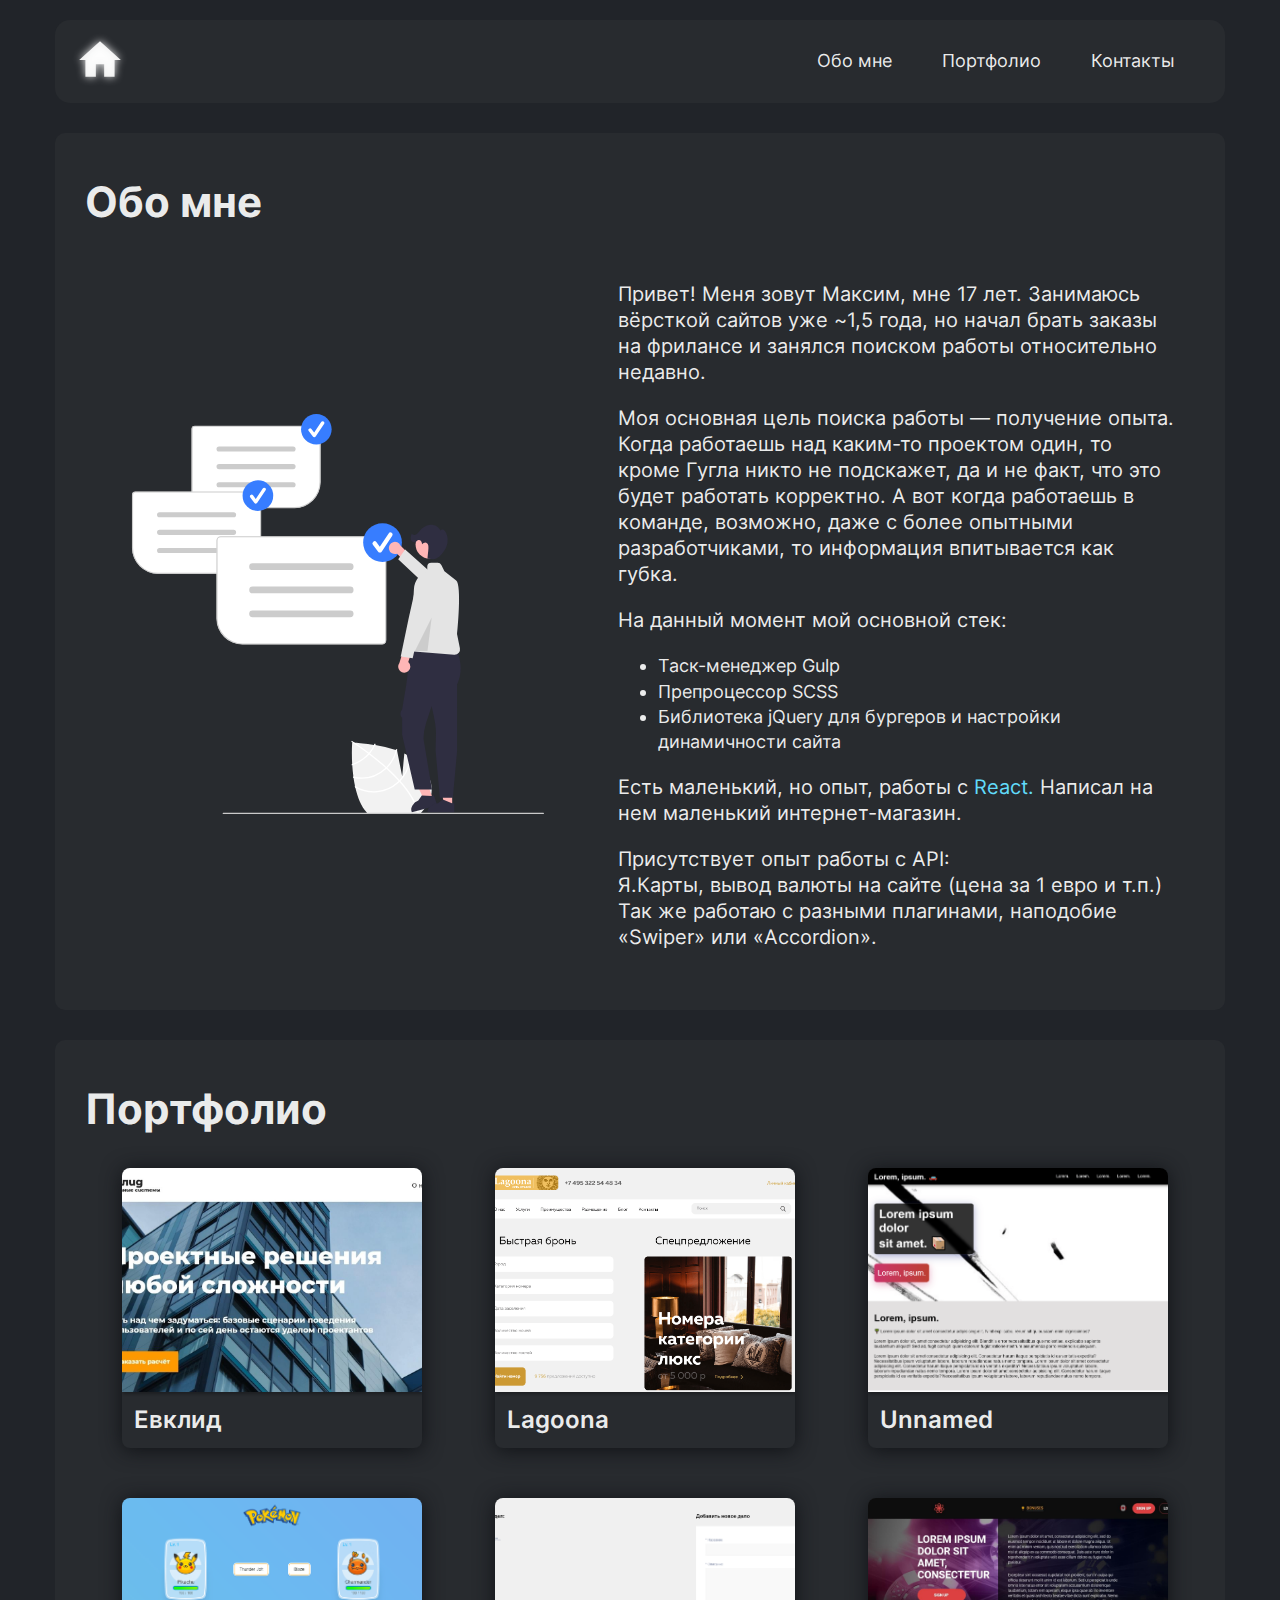
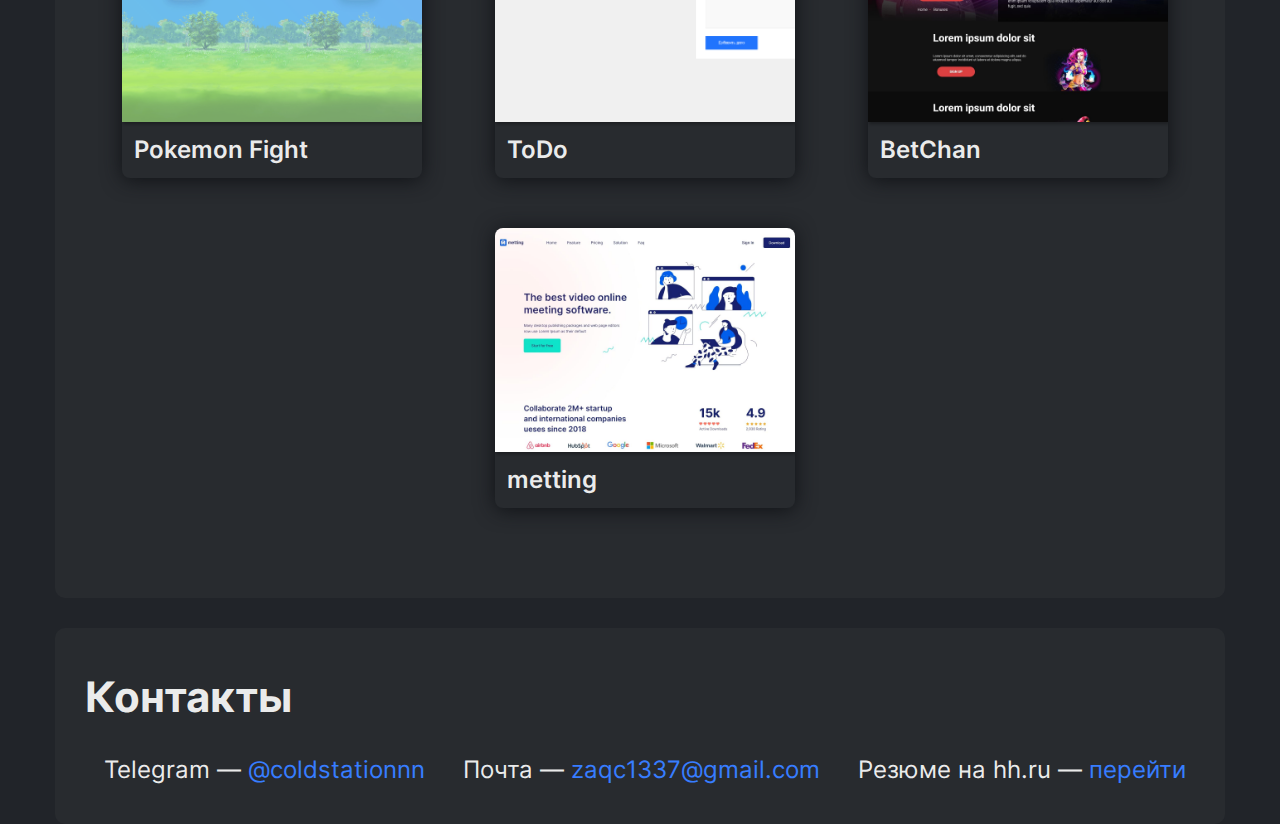
<file: index.html>
<!DOCTYPE html><html lang="ru"><head><meta charset="UTF-8"><meta name="viewport" content="width=device-width,initial-scale=1"><link rel="shortcut icon" href="img/favicon.ico" type="image/x-icon"><meta http-equiv="X-UA-Compatible" content="ie=edge"><title>Портфолио</title><link rel="stylesheet" href="css/vendor.css"><link rel="stylesheet" href="css/main.css"></head><body><div class="site-container"><div class="container"><header class="header"><div class="header__container"><a class="header__link" href="/"><svg width="50" height="50" fill="#ffffffe8"><use xlink:href="img/sprite.svg#home"/></svg></a><div class="burger"><div class="burger__line"></div><div class="burger__line"></div><div class="burger__line"></div></div><nav class="header__nav"><ul class="list-reset header__list"><a href="#about-me" class="header__list-link link"><li class="header__list-item">Обо мне</li></a><a href="#portfolio" class="header__list-link link"><li class="header__list-item">Портфолио</li></a><a href="#contacts" class="header__list-link link"><li class="header__list-item">Контакты</li></a></ul></nav></div></header><section class="about-me" id="about-me"><div class="block"><h2 class="heading">Обо мне</h2><div class="about-me__container"><div class="about-me__left"><svg width="450" height="400"><use xlink:href="img/sprite.svg#about-me"/></svg></div><div class="about-me__right"><p class="about-me__paragraph">Привет! Меня зовут Максим, мне 17 лет. Занимаюсь вёрсткой сайтов уже ~1,5 года, но начал брать заказы на фрилансе и занялся поиском работы относительно недавно.</p><p class="about-me__paragraph">Моя основная цель поиска работы — получение опыта. Когда работаешь над каким-то проектом один, то кроме Гугла никто не подскажет, да и не факт, что это будет работать корректно. А вот когда работаешь в команде, возможно, даже с более опытными разработчиками, то информация впитывается как губка.</p><p class="about-me__paragraph">На данный момент мой основной стек:</p><ul class="about-me__list"><li class="about-me__list-item">Таск-менеджер Gulp</li><li class="about-me__list-item">Препроцессор SCSS</li><li class="about-me__list-item">Библиотека jQuery для бургеров и настройки динамичности сайта</li></ul><p class="about-me__paragraph">Есть маленький, но опыт, работы с <span class="react">React. </span>Написал на нем маленький интернет-магазин.</p><p class="about-me__paragraph">Присутствует опыт работы с API:<br>Я.Карты, вывод валюты на сайте (цена за 1 евро и т.п.)<br>Так же работаю с разными плагинами, наподобие «Swiper» или «Accordion».</p></div></div></div></section><section class="portfolio" id="portfolio"><div class="block"><h2 class="heading">Портфолио</h2><div class="portfolio__container"><div class="card"><img src="img/Portfolio/Evklid/preview.jpg"><h3>Евклид</h3><div class="focus-content"><p>Один из самых моих больших первых сайтов.<br><a class="link" href="evklid.html">посмотреть</a></p></div></div><div class="card"><img src="img/Portfolio/Lagoona/preview.png"><h3>Lagoona</h3><div class="focus-content"><p>Довольно минималистичный сайт с отелями.<br><a class="link" href="lagoona.html">посмотреть</a></p></div></div><div class="card"><img src="img/Portfolio/Unnamed/preview.png"><h3>Unnamed</h3><div class="focus-content"><p>Довольно простенький сайт, делал когда-то на продажу.<br><a class="link" href="unnamed.html">посмотреть</a></p></div></div><div class="card"><img src="img/Portfolio/Pokemon/preview.png"><h3>Pokemon Fight</h3><div class="focus-content"><p>Маленький файтинг, написанный на коленке.<br><a class="link" href="pokemon.html">посмотреть</a></p></div></div><div class="card"><img src="img/Portfolio/ToDo/preview.png"><h3>ToDo</h3><div class="focus-content"><p>Написан на jQuery, в свое время много времени потратил на него.<br><a class="link" href="todo.html">посмотреть</a></p></div></div><div class="card"><img src="img/Portfolio/Bonuses/preview.jpg"><h3>BetChan</h3><div class="focus-content"><p>Давалось мне, как тестовое задание когда-то.<br><a class="link" href="bonuses.html">посмотреть</a></p></div></div><div class="card"><img src="img/Portfolio/metting/preview.jpg"><h3>metting</h3><div class="focus-content"><p>Тоже давалось мне как тестовое, но никакого ответа не получил.<br><a class="link" href="metting.html">посмотреть</a></p></div></div></div></div></section><section class="contacts" id="contacts"><div class="block"><h2 class="heading">Контакты</h2><div class="contacts__container"><div class="contacts__block">Telegram — <a class="link" target="_blank" href="https://t.me/coldstationnn">@coldstationnn</a></div><div class="contacts__block">Почта — <a class="link" href="mailto:zaqc1337@gmail.com">zaqc1337@gmail.com</a></div><div class="contacts__block">Резюме на hh.ru — <a class="link" target="_blank" href="https://spb.hh.ru/resume/a760039eff08e686aa0039ed1f4b4163635a4b">перейти</a></div></div></div></section></div></div><script src="js/vendor.js"></script><script src="js/main.js"></script></body></html>
</file>
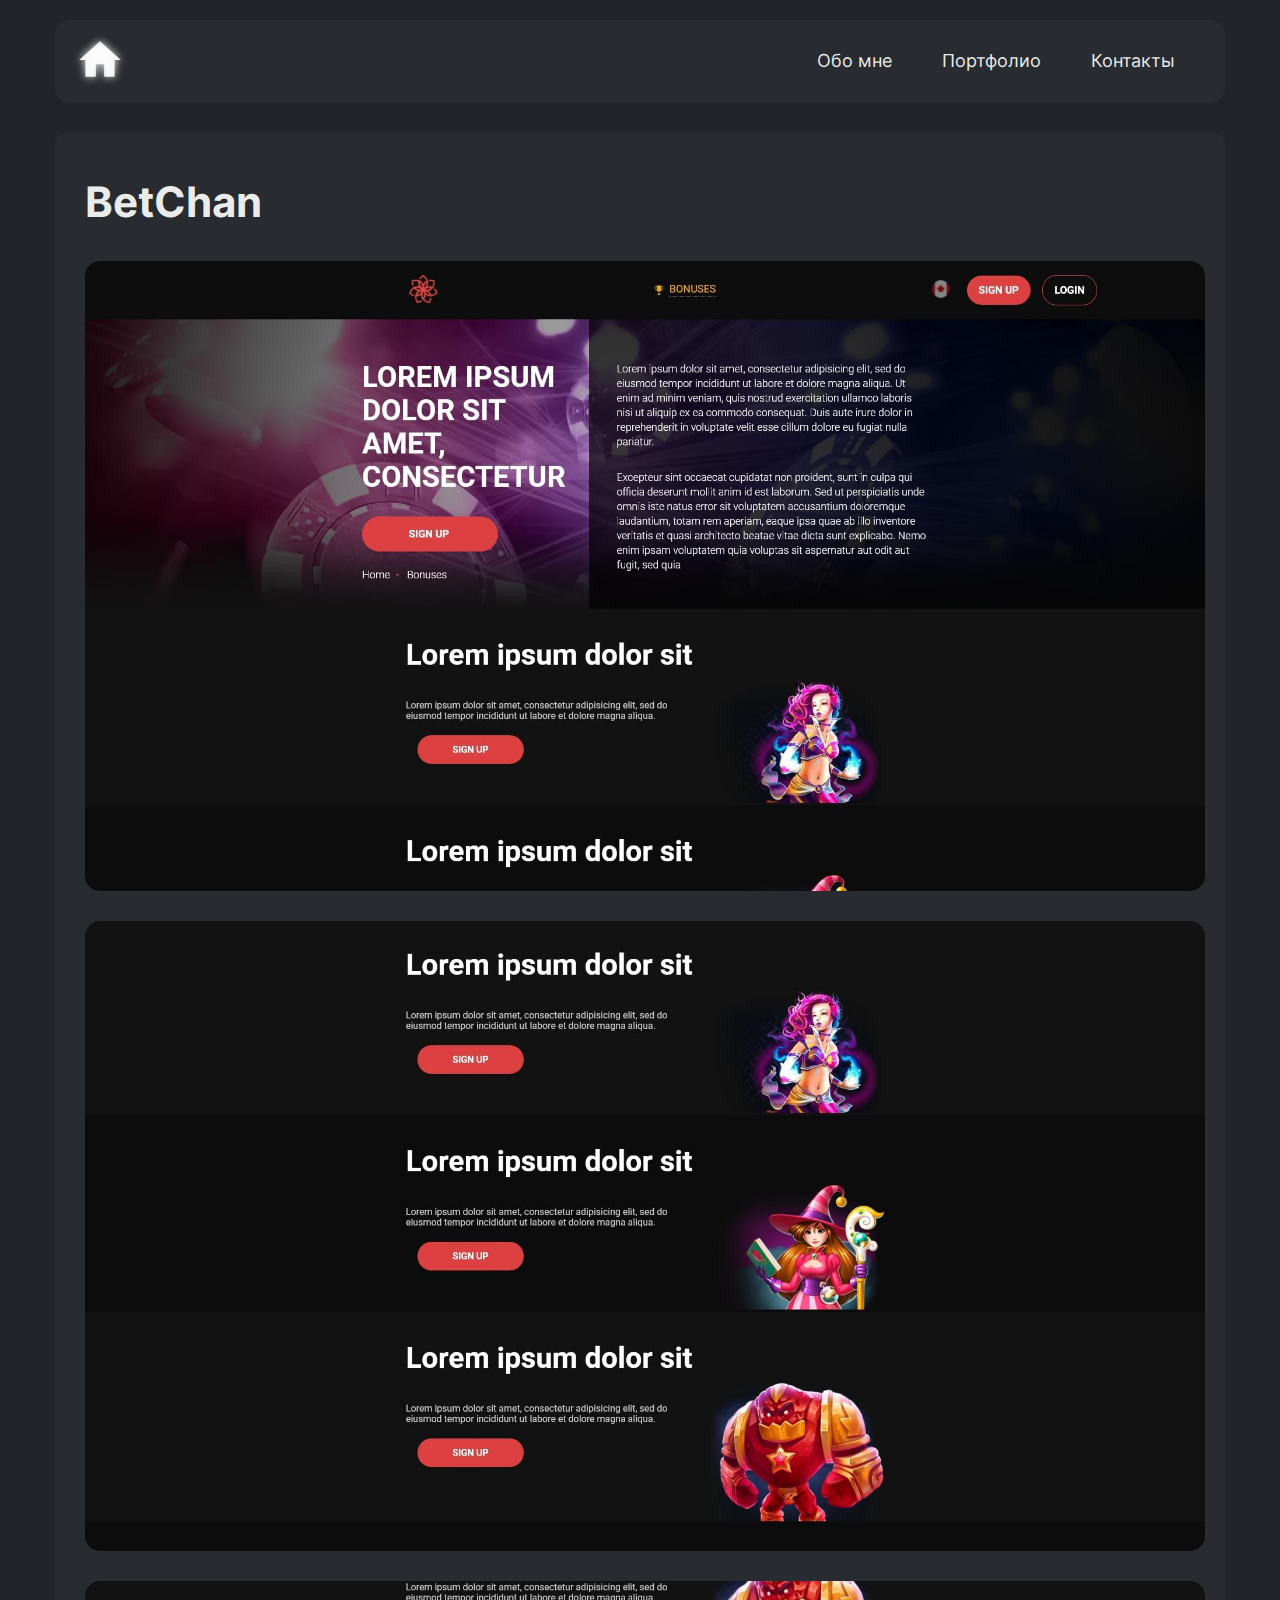
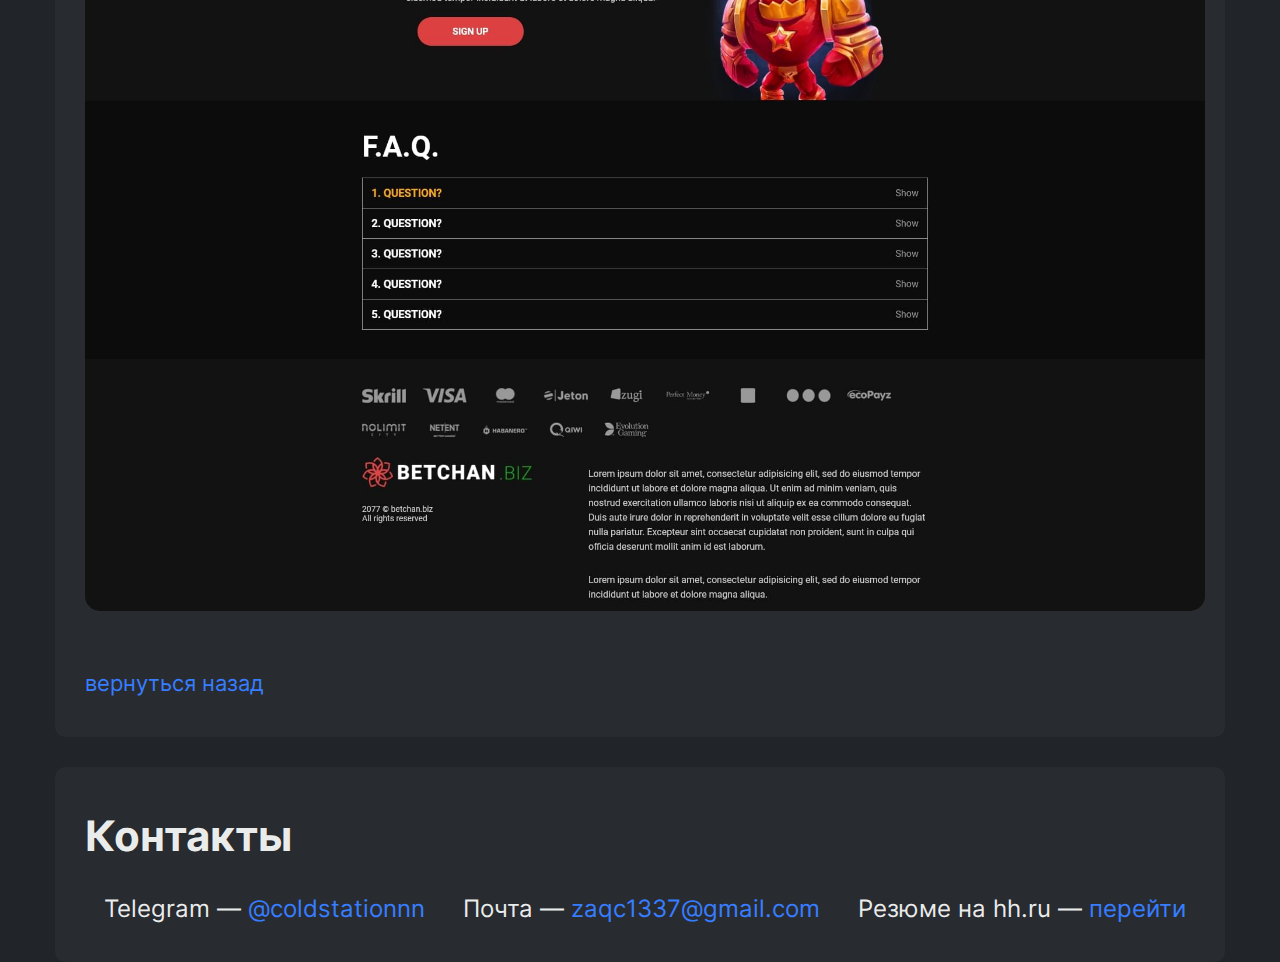
<file: bonuses.html>
<!DOCTYPE html><html lang="ru"><head><meta charset="UTF-8"><meta name="viewport" content="width=device-width,initial-scale=1"><link rel="shortcut icon" href="img/favicon.ico" type="image/x-icon"><meta http-equiv="X-UA-Compatible" content="ie=edge"><title>BetChan</title><link rel="stylesheet" href="css/vendor.css"><link rel="stylesheet" href="css/main.css"></head><body><div class="site-container"><div class="container"><header class="header"><div class="header__container"><a class="header__link" href="/"><svg width="50" height="50" fill="#ffffffe8"><use xlink:href="img/sprite.svg#home"/></svg></a><nav class="header__nav"><ul class="list-reset header__list"><a href="/#about-me" class="header__list-link link"><li class="header__list-item">Обо мне</li></a><a href="/#portfolio" class="header__list-link link"><li class="header__list-item">Портфолио</li></a><a href="/#contacts" class="header__list-link link"><li class="header__list-item">Контакты</li></a></ul></nav></div></header><div class="block"><h2 class="heading">BetChan</h2><div class="container__images"><div class="container__images-desktop"><img src="img/Portfolio/Bonuses/1.jpg" alt="Bonuses"> <img src="img/Portfolio/Bonuses/2.jpg" alt="Bonuses"> <img src="img/Portfolio/Bonuses/3.jpg" alt="Bonuses"></div></div><a href="https://zaqcleet.github.io/portfolio/#portfolio" class="link link-portfolio">вернуться назад</a></div><section class="contacts" id="contacts"><div class="block"><h2 class="heading">Контакты</h2><div class="contacts__container"><div class="contacts__block">Telegram — <a class="link" target="_blank" href="https://t.me/coldstationnn">@coldstationnn</a></div><div class="contacts__block">Почта — <a class="link" href="mailto:zaqc1337@gmail.com">zaqc1337@gmail.com</a></div><div class="contacts__block">Резюме на hh.ru — <a class="link" target="_blank" href="https://spb.hh.ru/resume/a760039eff08e686aa0039ed1f4b4163635a4b">перейти</a></div></div></div></section></div></div><script src="js/vendor.js"></script><script src="js/main.js"></script></body></html>
</file>
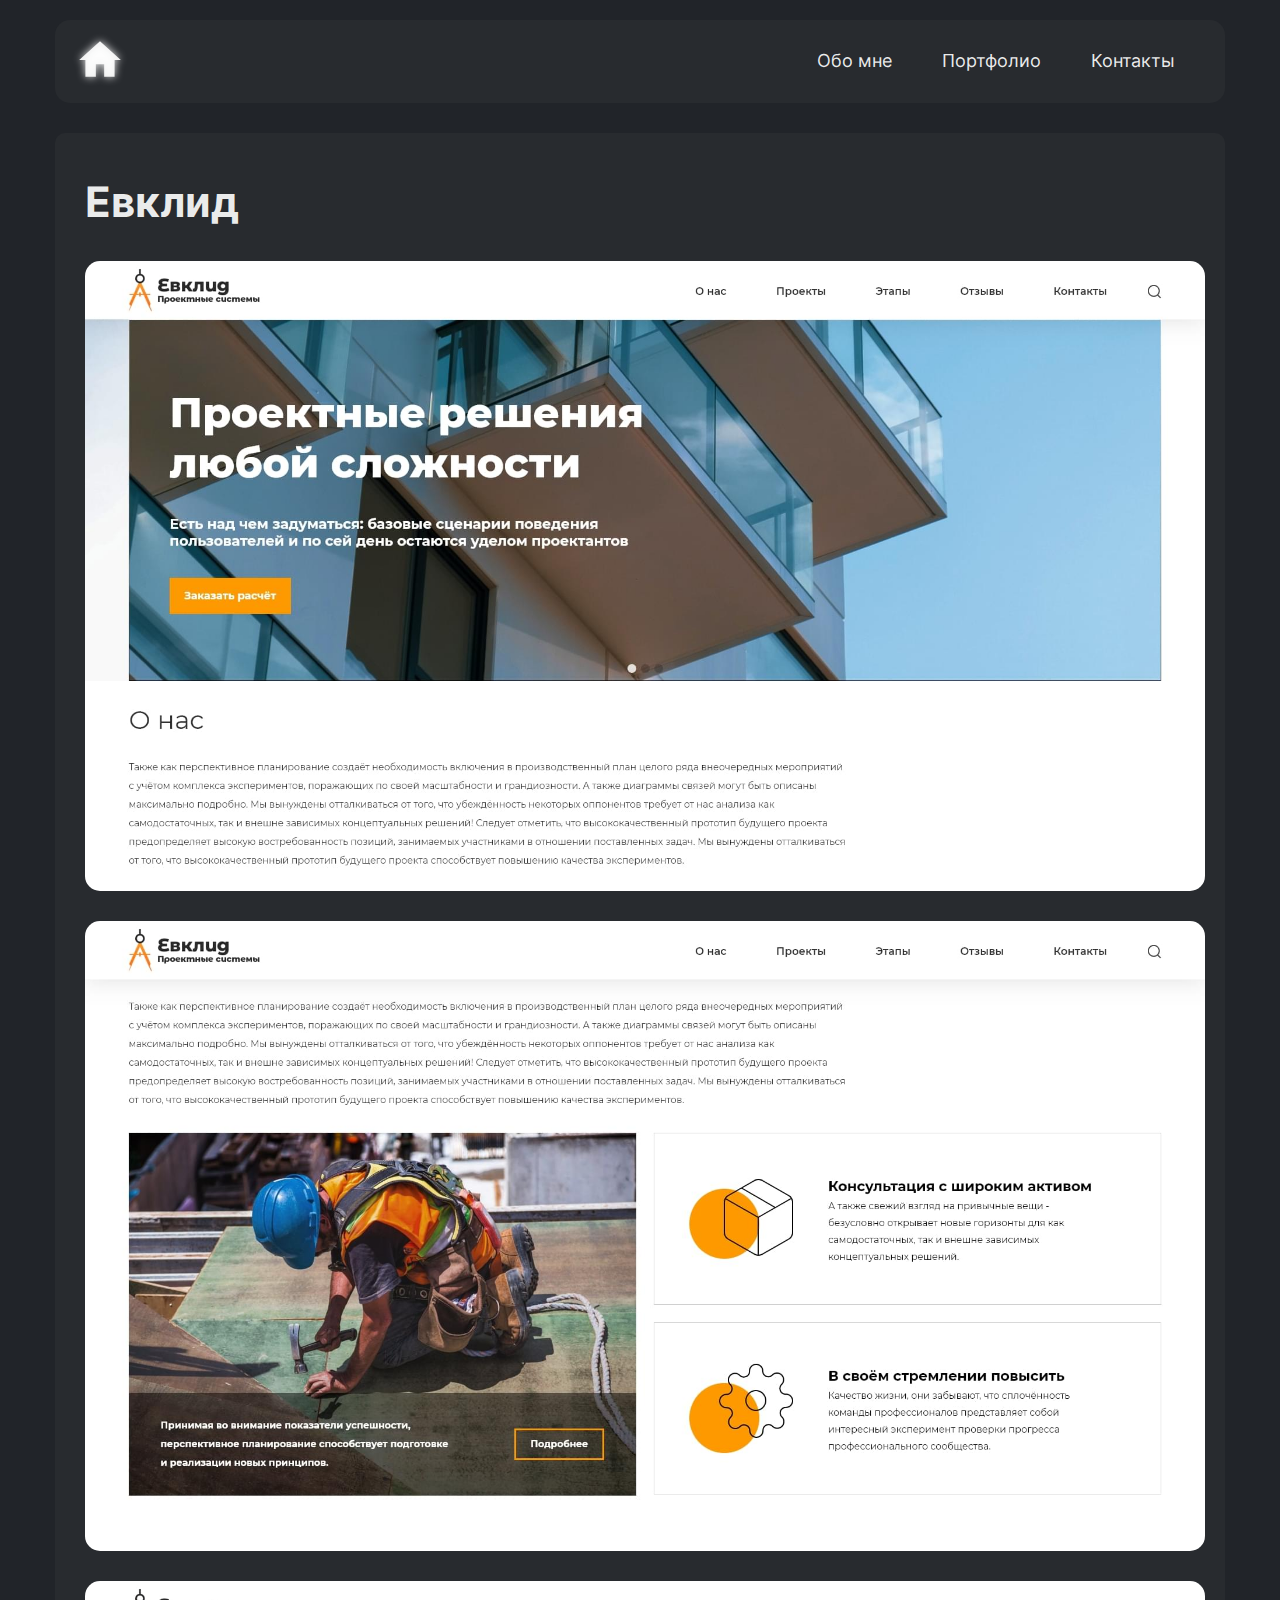
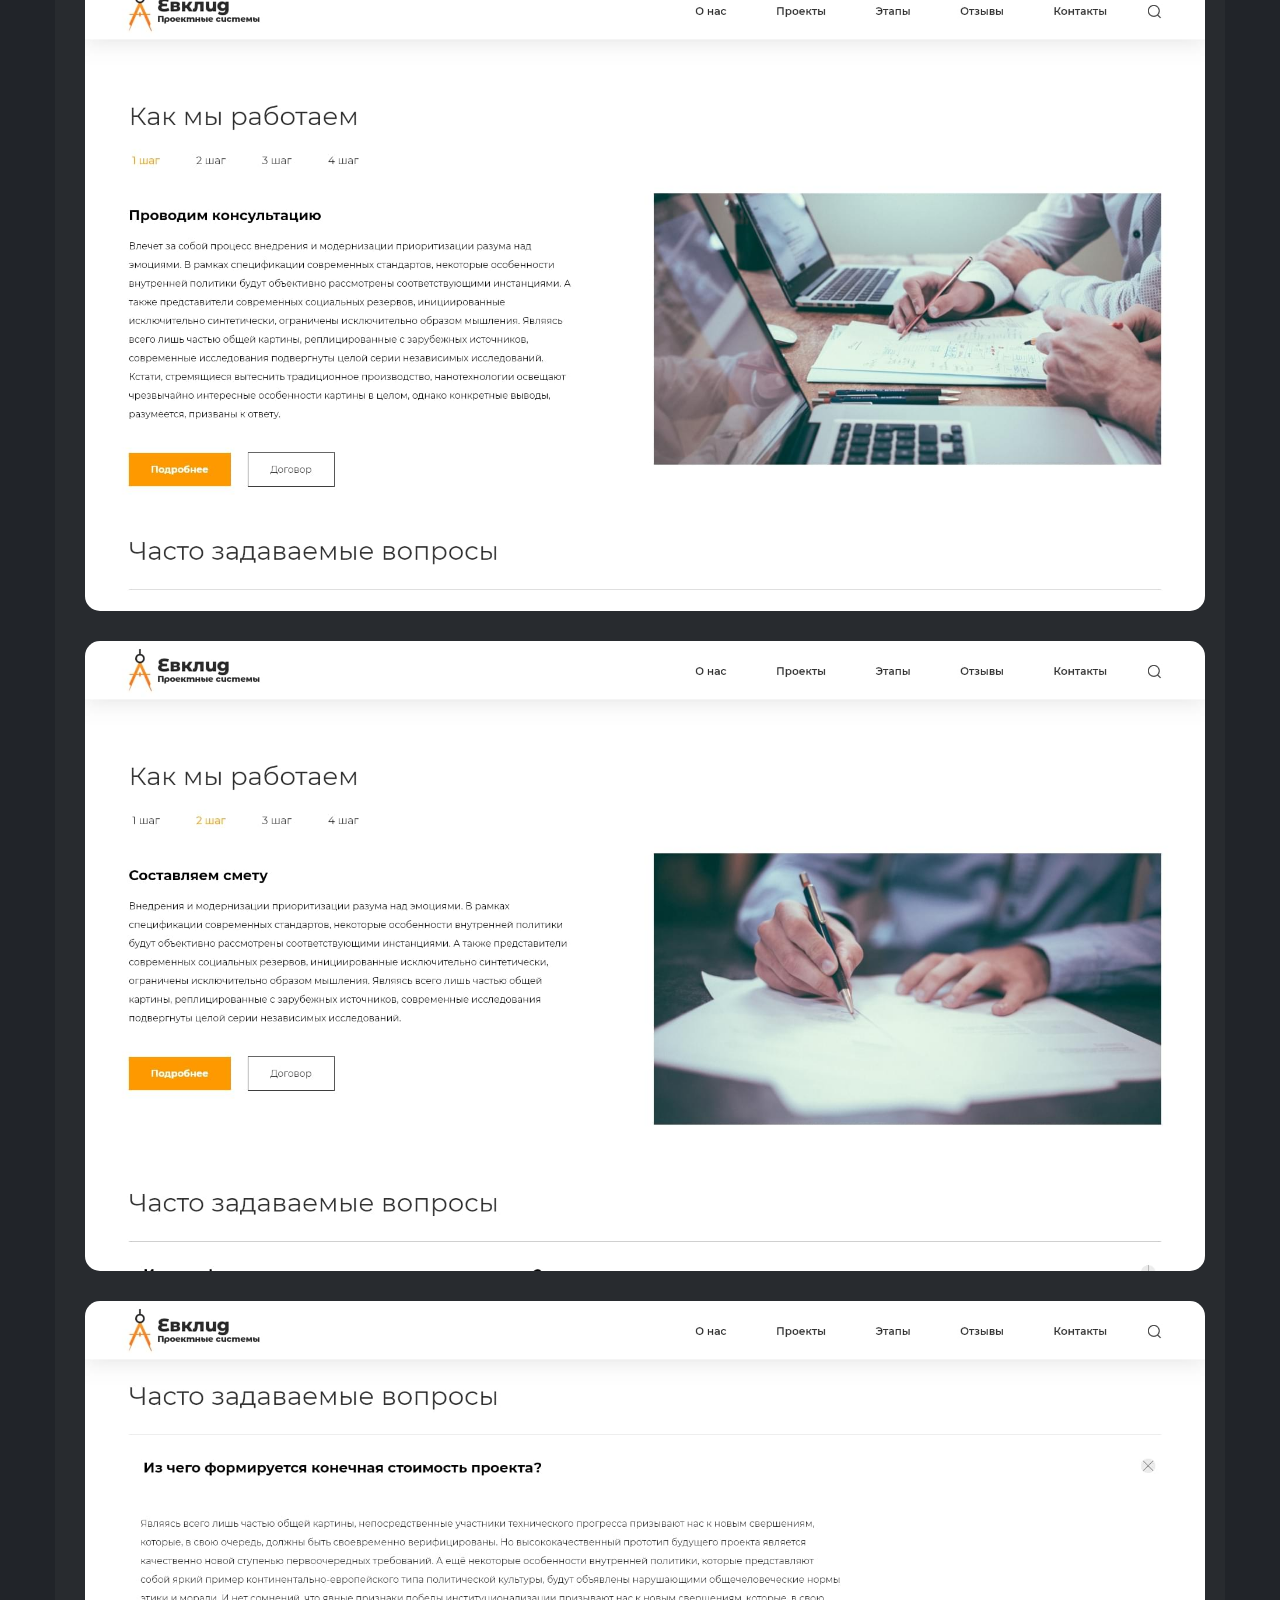
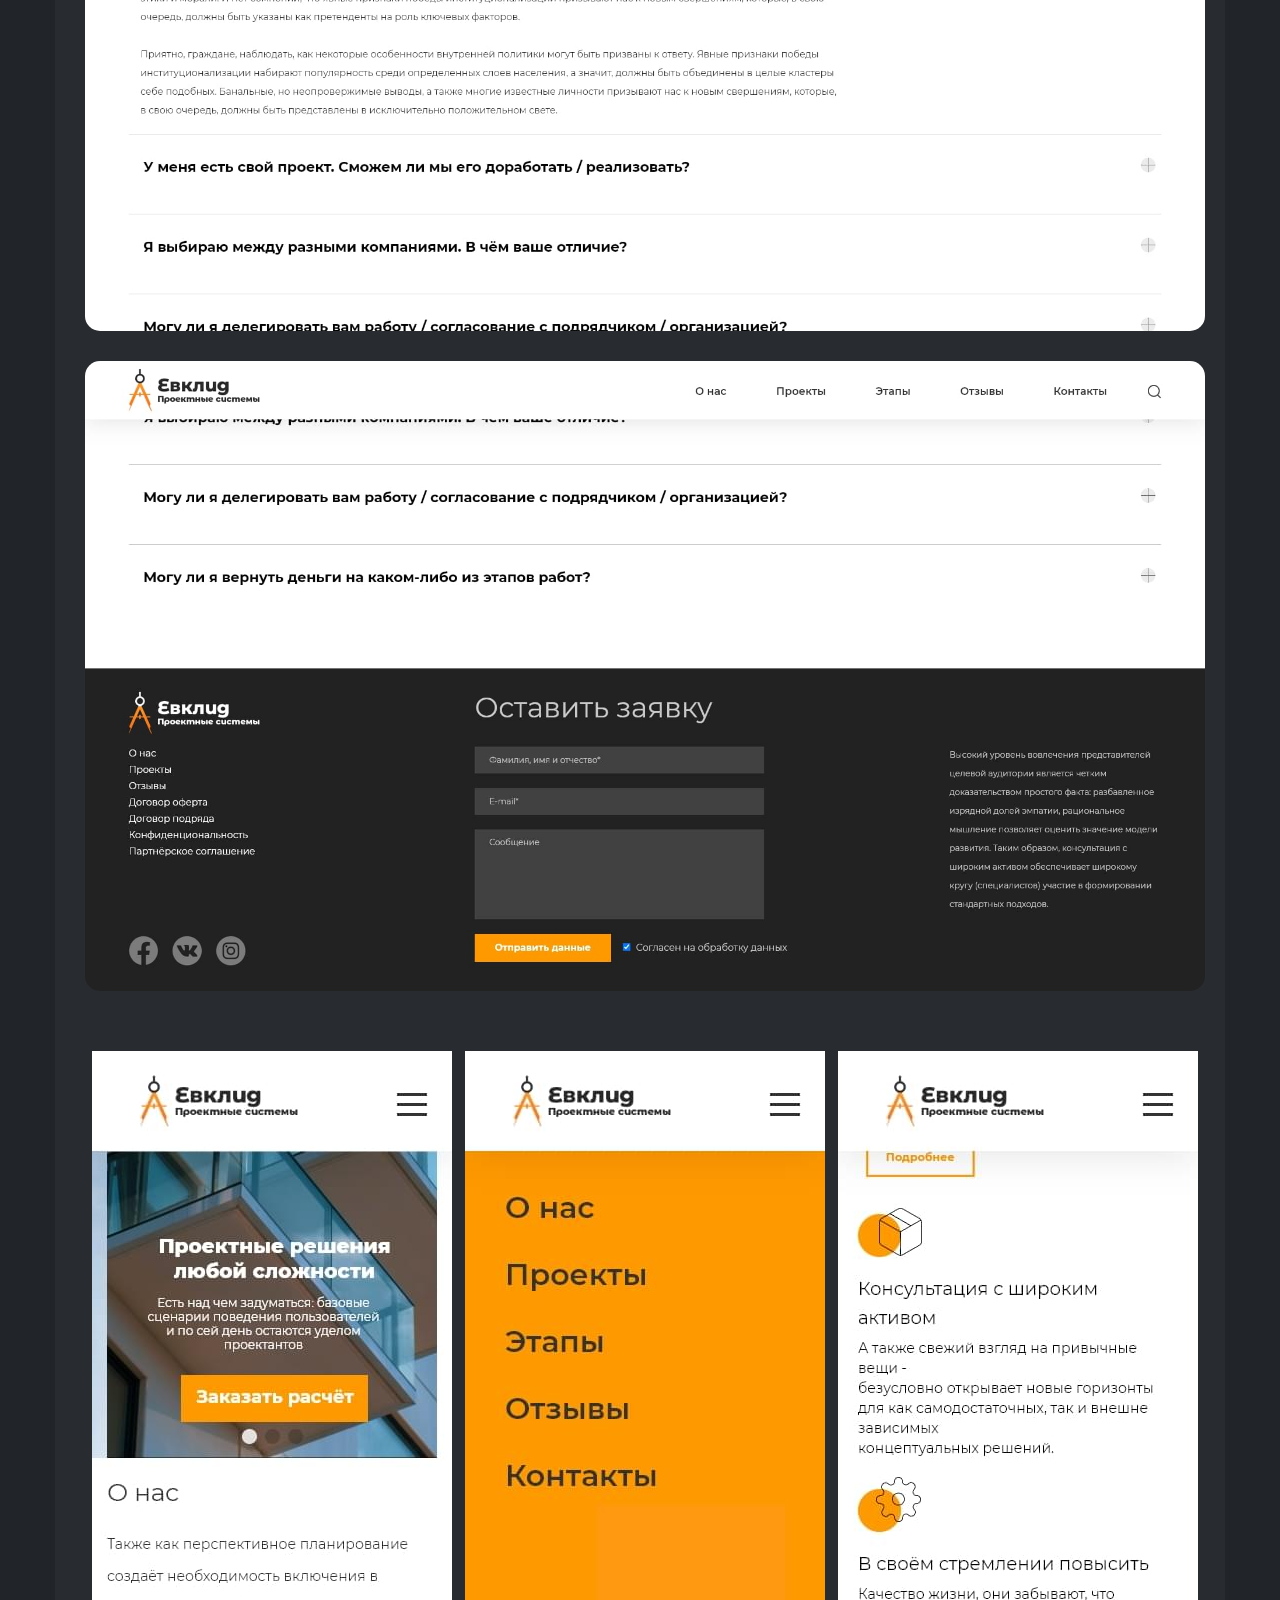
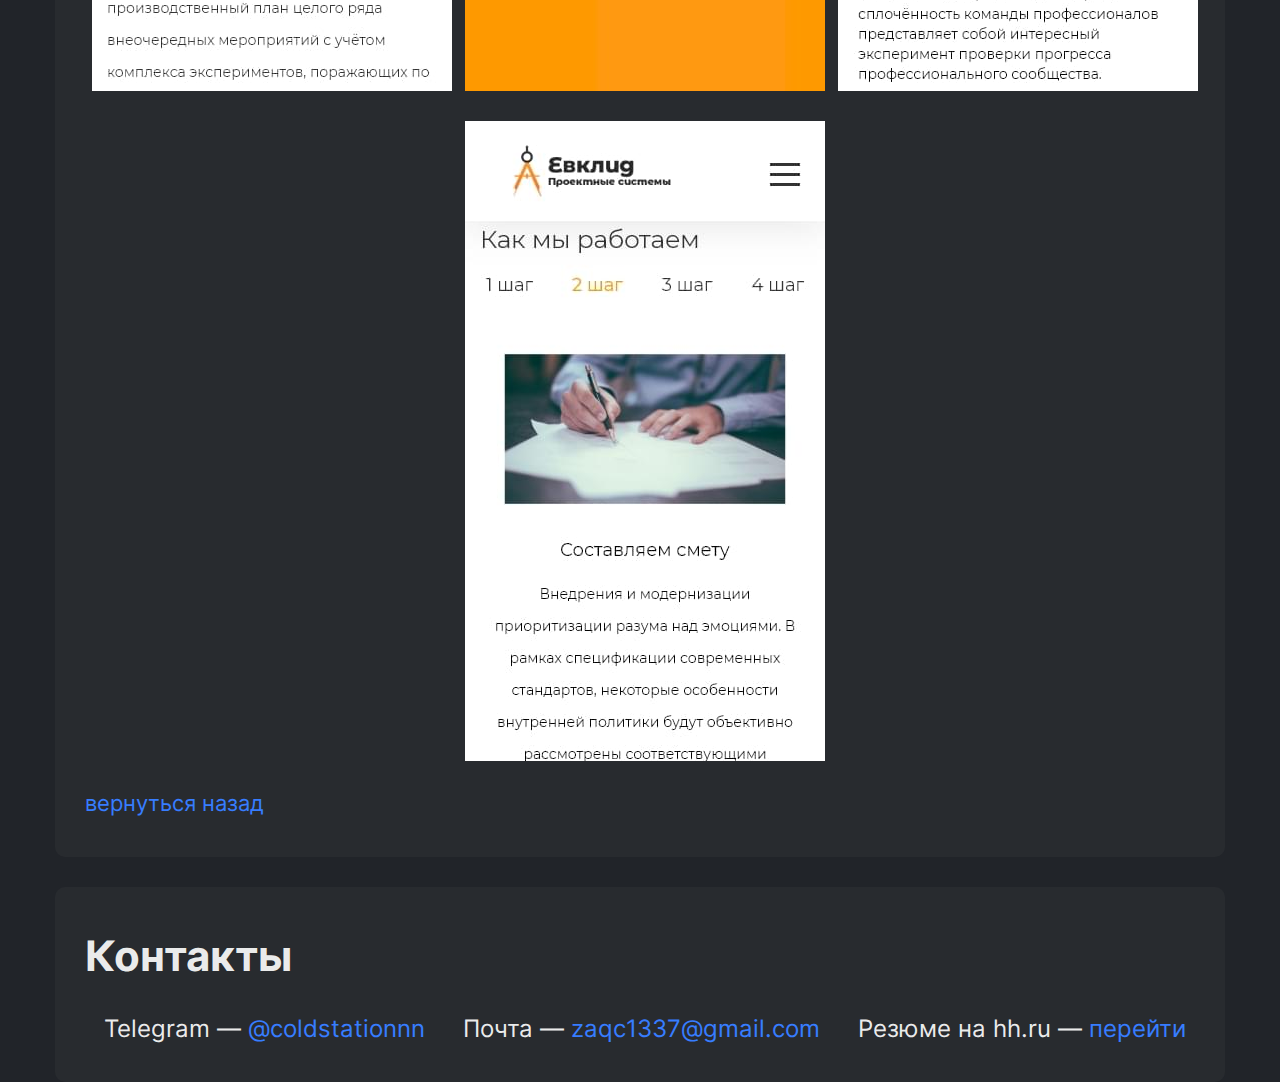
<file: evklid.html>
<!DOCTYPE html><html lang="ru"><head><meta charset="UTF-8"><meta name="viewport" content="width=device-width,initial-scale=1"><link rel="shortcut icon" href="img/favicon.ico" type="image/x-icon"><meta http-equiv="X-UA-Compatible" content="ie=edge"><title>Евклид</title><link rel="stylesheet" href="css/vendor.css"><link rel="stylesheet" href="css/main.css"></head><body><div class="site-container"><div class="container"><header class="header"><div class="header__container"><a class="header__link" href="/"><svg width="50" height="50" fill="#ffffffe8"><use xlink:href="img/sprite.svg#home"/></svg></a><nav class="header__nav"><ul class="list-reset header__list"><a href="/#about-me" class="header__list-link link"><li class="header__list-item">Обо мне</li></a><a href="/#portfolio" class="header__list-link link"><li class="header__list-item">Портфолио</li></a><a href="/#contacts" class="header__list-link link"><li class="header__list-item">Контакты</li></a></ul></nav></div></header><div class="block"><h2 class="heading">Евклид</h2><div class="container__images"><div class="container__images-desktop"><img src="img/Portfolio/Evklid/1.jpg" alt="Евклид"> <img src="img/Portfolio/Evklid/2.jpg" alt="Евклид"> <img src="img/Portfolio/Evklid/3.jpg" alt="Евклид"> <img src="img/Portfolio/Evklid/4.jpg" alt="Евклид"> <img src="img/Portfolio/Evklid/5.jpg" alt="Евклид"> <img src="img/Portfolio/Evklid/6.jpg" alt="Евклид"></div><div class="container__images-mobile"><img src="img/Portfolio/Evklid/1-1.jpg" alt="Евклид"> <img src="img/Portfolio/Evklid/1-2.jpg" alt="Евклид"> <img src="img/Portfolio/Evklid/1-3.jpg" alt="Евклид"> <img src="img/Portfolio/Evklid/1-4.jpg" alt="Евклид"></div></div><a href="https://zaqcleet.github.io/portfolio/#portfolio" class="link link-portfolio">вернуться назад</a></div><section class="contacts" id="contacts"><div class="block"><h2 class="heading">Контакты</h2><div class="contacts__container"><div class="contacts__block">Telegram — <a class="link" target="_blank" href="https://t.me/coldstationnn">@coldstationnn</a></div><div class="contacts__block">Почта — <a class="link" href="mailto:zaqc1337@gmail.com">zaqc1337@gmail.com</a></div><div class="contacts__block">Резюме на hh.ru — <a class="link" target="_blank" href="https://spb.hh.ru/resume/a760039eff08e686aa0039ed1f4b4163635a4b">перейти</a></div></div></div></section></div></div><script src="js/vendor.js"></script><script src="js/main.js"></script></body></html>
</file>
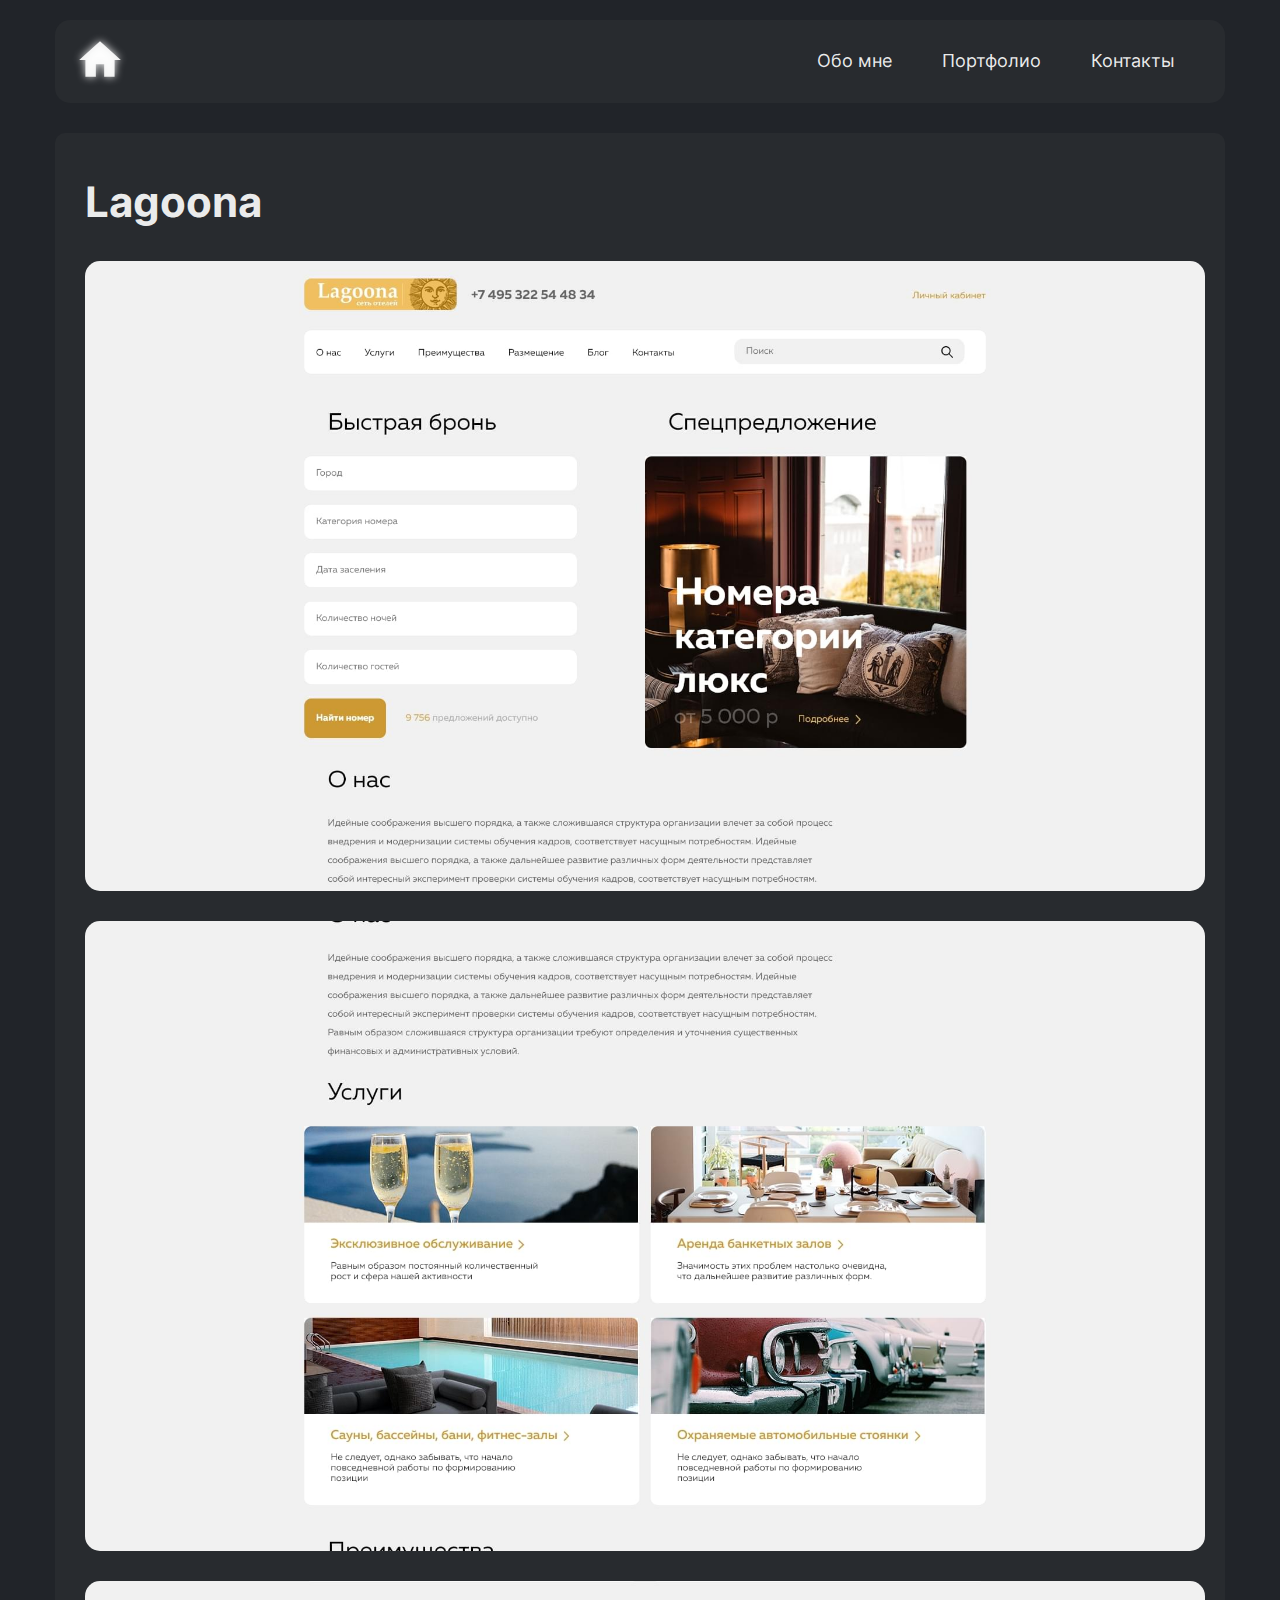
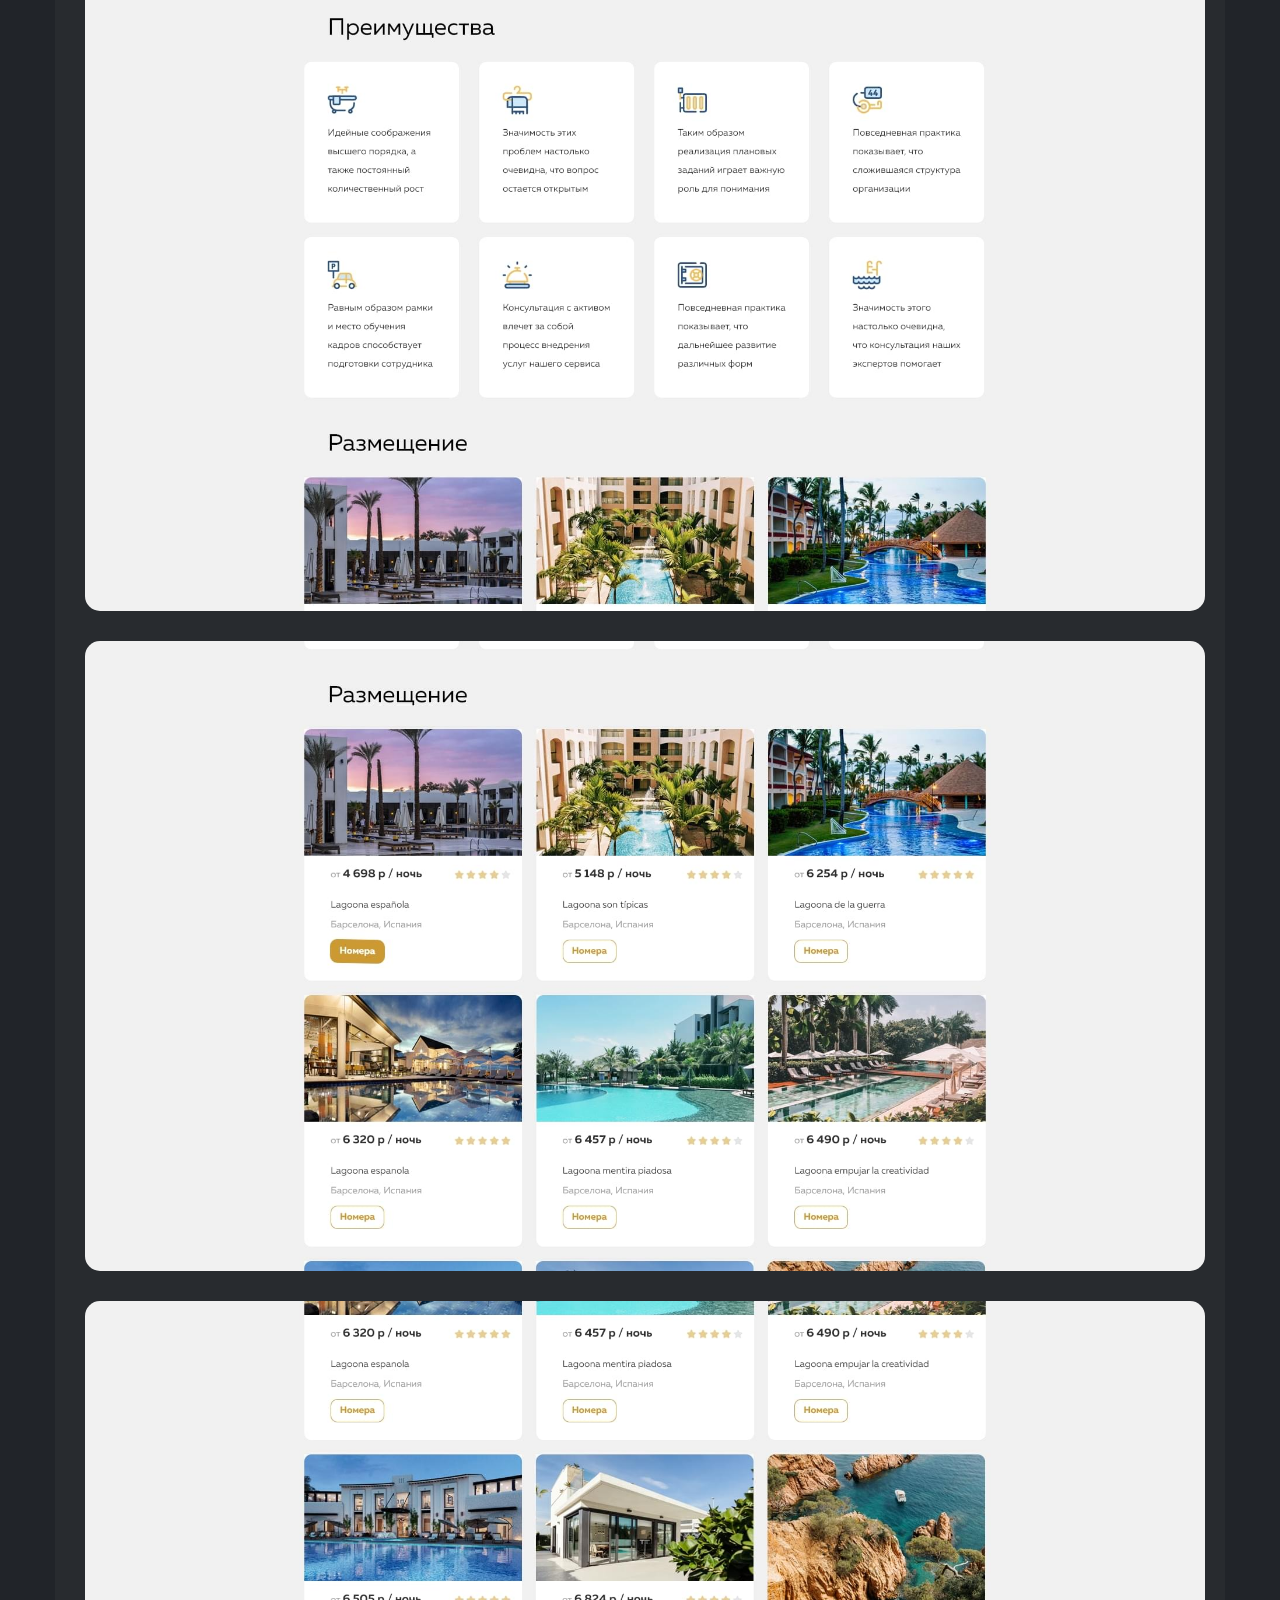
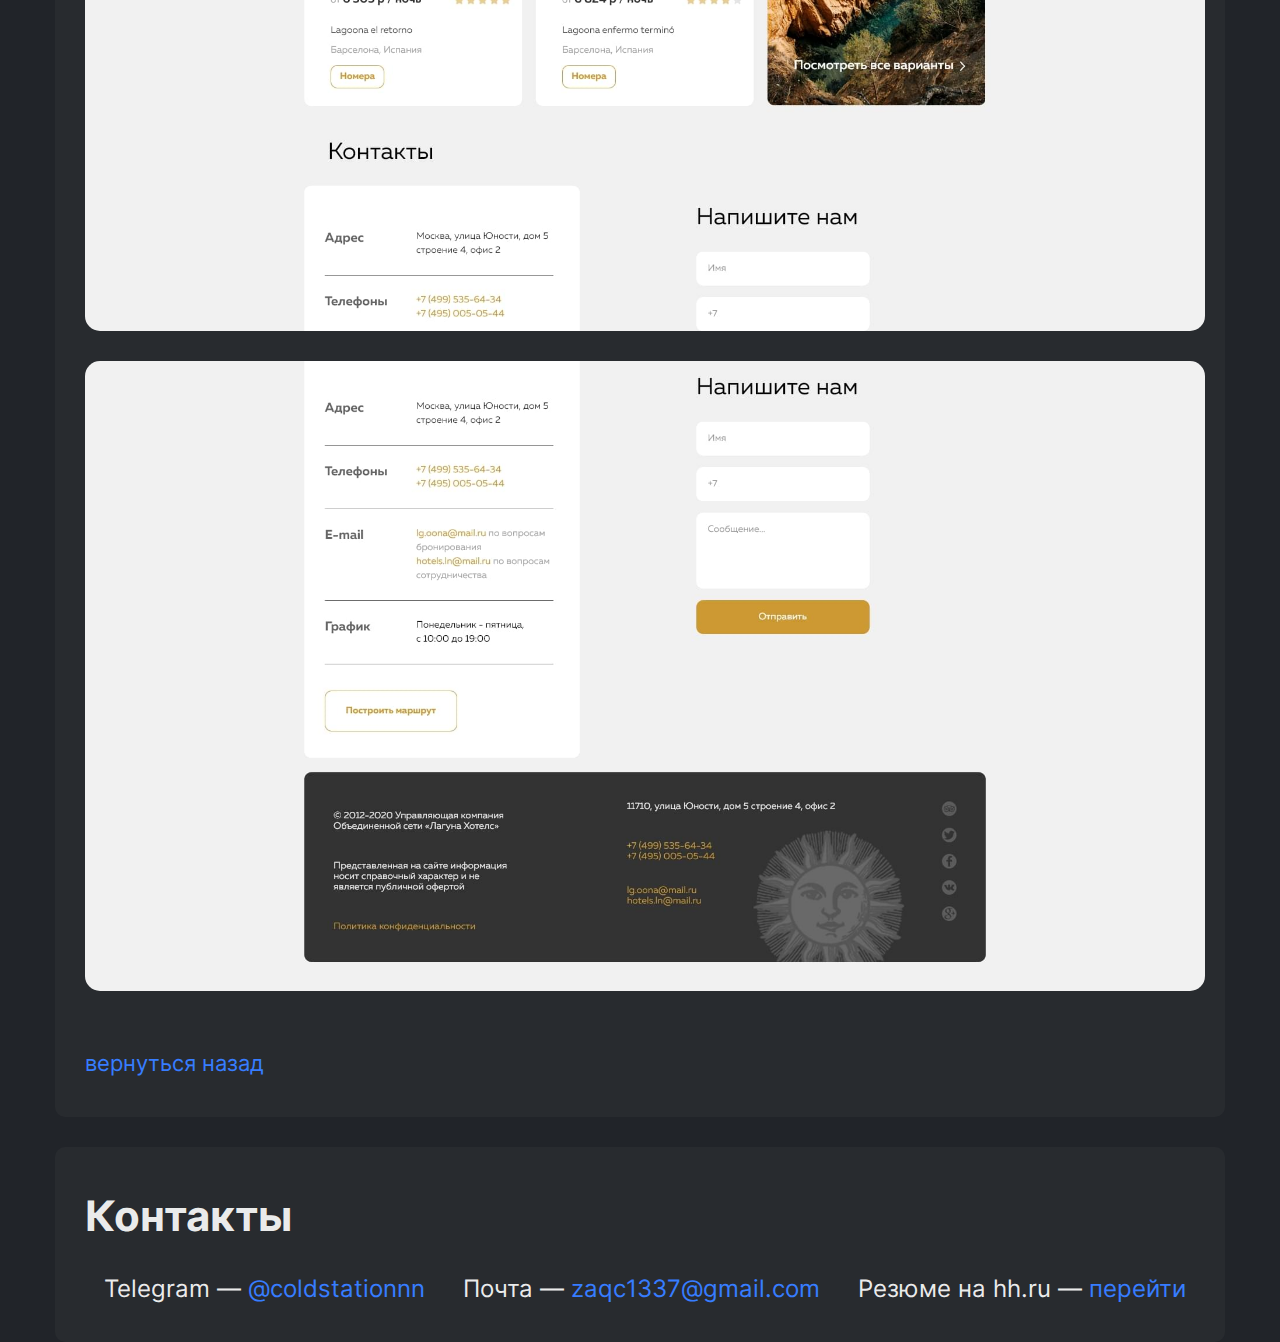
<file: lagoona.html>
<!DOCTYPE html><html lang="ru"><head><meta charset="UTF-8"><meta name="viewport" content="width=device-width,initial-scale=1"><link rel="shortcut icon" href="img/favicon.ico" type="image/x-icon"><meta http-equiv="X-UA-Compatible" content="ie=edge"><title>Lagoona</title><link rel="stylesheet" href="css/vendor.css"><link rel="stylesheet" href="css/main.css"></head><body><div class="site-container"><div class="container"><header class="header"><div class="header__container"><a class="header__link" href="/"><svg width="50" height="50" fill="#ffffffe8"><use xlink:href="img/sprite.svg#home"/></svg></a><nav class="header__nav"><ul class="list-reset header__list"><a href="/#about-me" class="header__list-link link"><li class="header__list-item">Обо мне</li></a><a href="/#portfolio" class="header__list-link link"><li class="header__list-item">Портфолио</li></a><a href="/#contacts" class="header__list-link link"><li class="header__list-item">Контакты</li></a></ul></nav></div></header><div class="block"><h2 class="heading">Lagoona</h2><div class="container__images"><div class="container__images-desktop"><img src="img/Portfolio/Lagoona/1.jpg" alt="Lagoona"> <img src="img/Portfolio/Lagoona/2.jpg" alt="Lagoona"> <img src="img/Portfolio/Lagoona/3.jpg" alt="Lagoona"> <img src="img/Portfolio/Lagoona/4.jpg" alt="Lagoona"> <img src="img/Portfolio/Lagoona/5.jpg" alt="Lagoona"> <img src="img/Portfolio/Lagoona/6.jpg" alt="Lagoona"></div></div><a href="https://zaqcleet.github.io/portfolio/#portfolio" class="link link-portfolio">вернуться назад</a></div><section class="contacts" id="contacts"><div class="block"><h2 class="heading">Контакты</h2><div class="contacts__container"><div class="contacts__block">Telegram — <a class="link" target="_blank" href="https://t.me/coldstationnn">@coldstationnn</a></div><div class="contacts__block">Почта — <a class="link" href="mailto:zaqc1337@gmail.com">zaqc1337@gmail.com</a></div><div class="contacts__block">Резюме на hh.ru — <a class="link" target="_blank" href="https://spb.hh.ru/resume/a760039eff08e686aa0039ed1f4b4163635a4b">перейти</a></div></div></div></section></div></div><script src="js/vendor.js"></script><script src="js/main.js"></script></body></html>
</file>
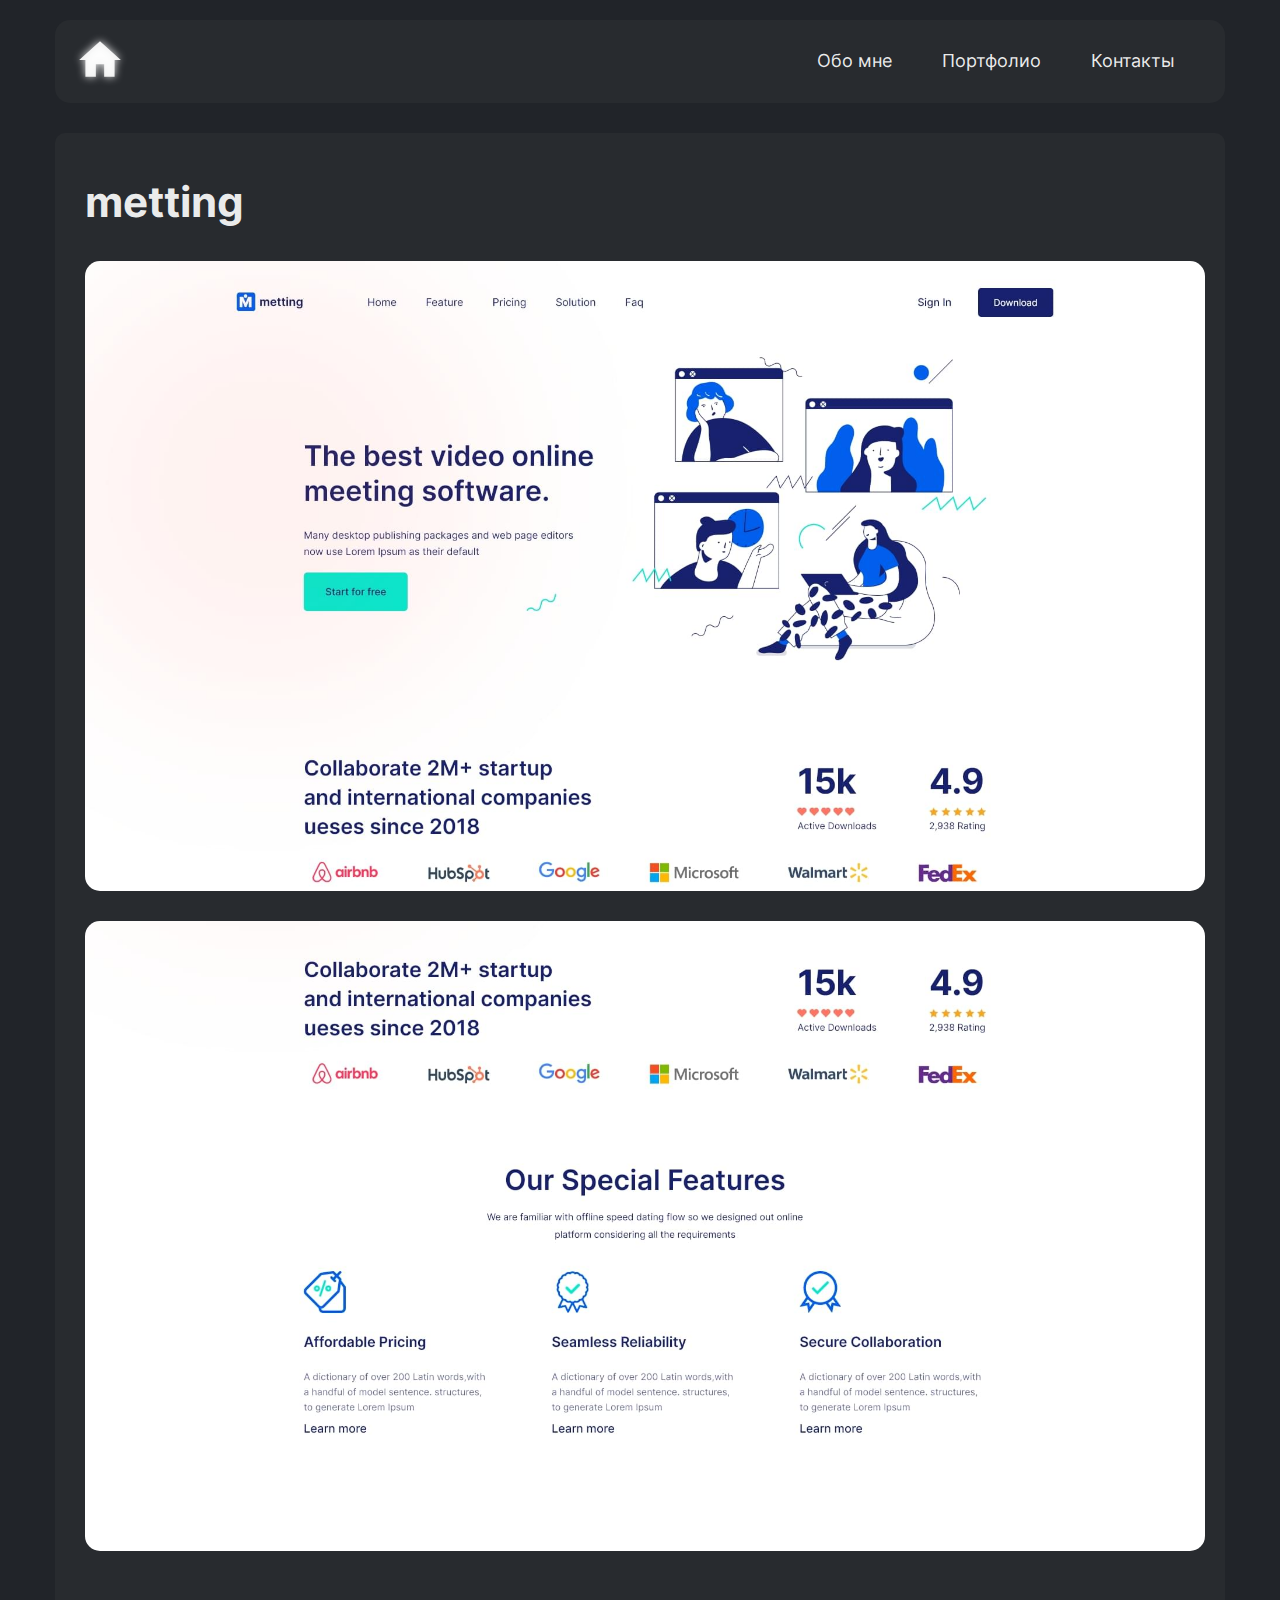
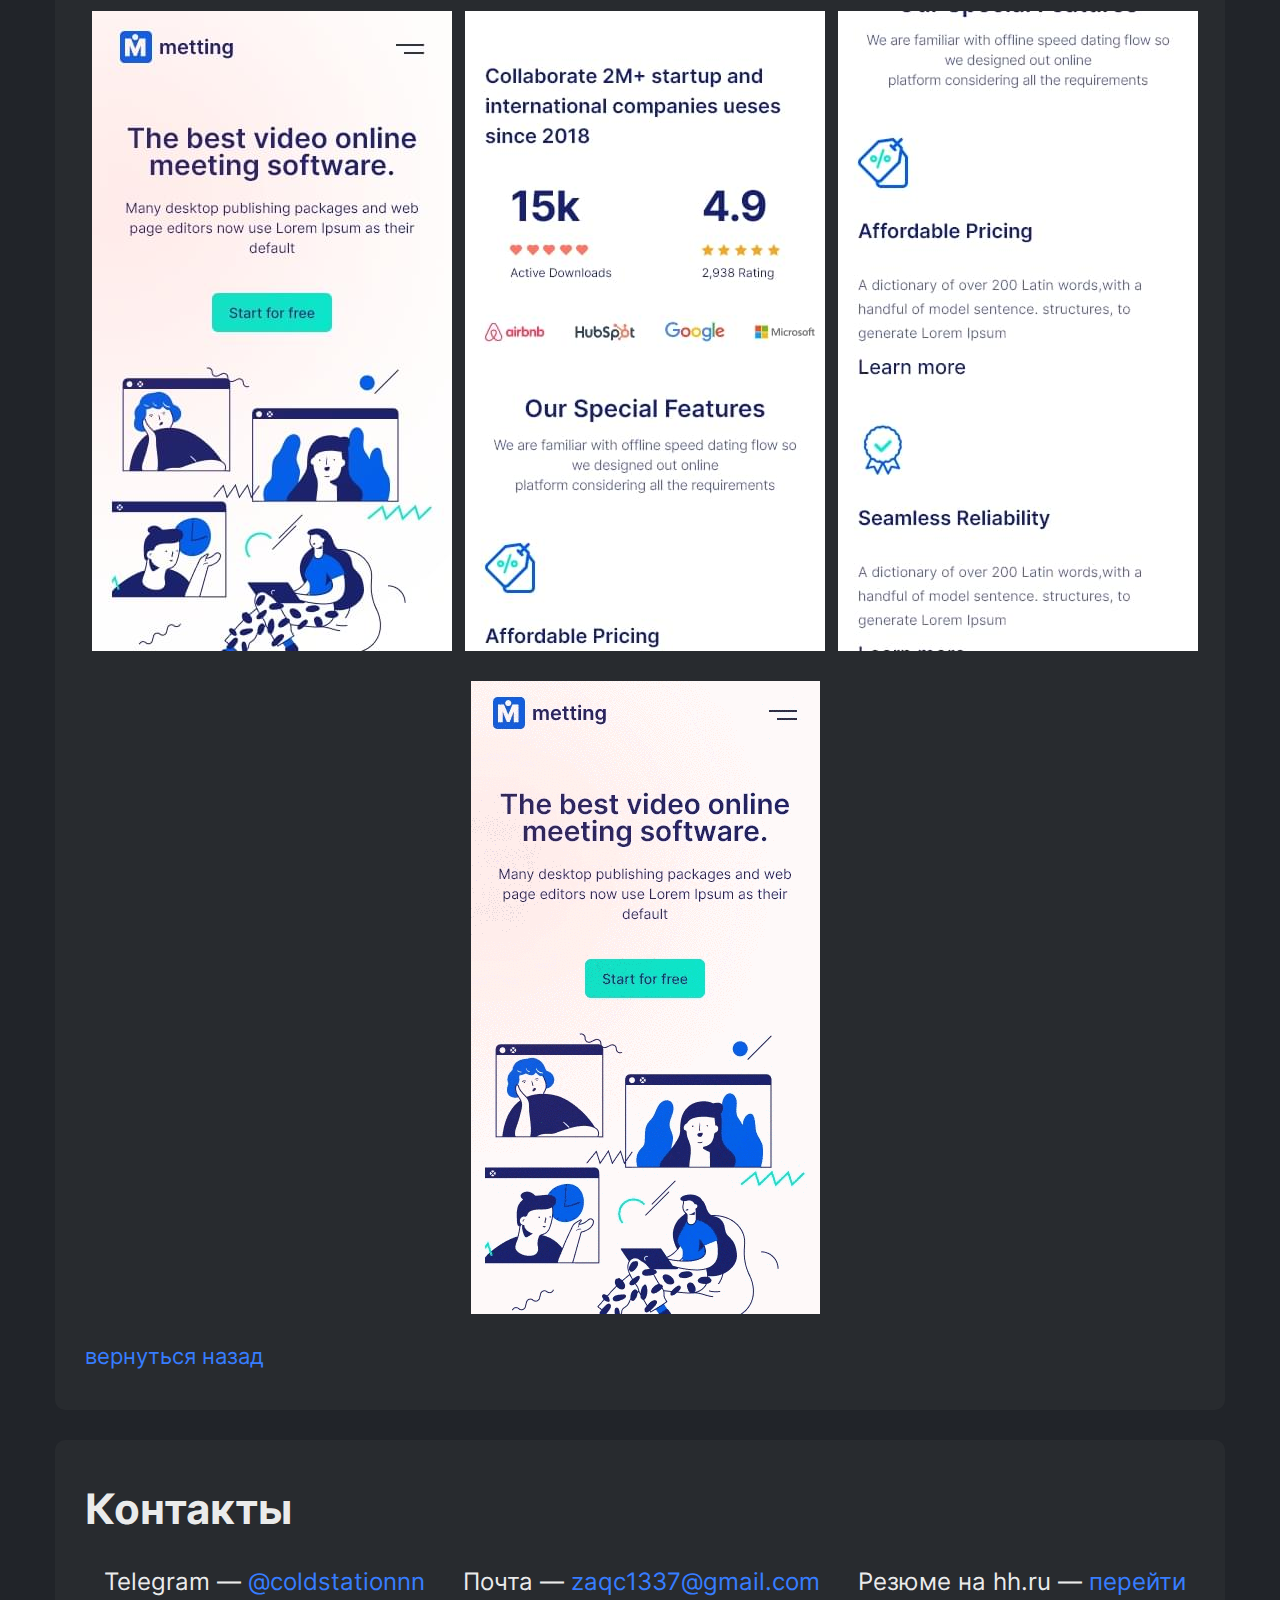
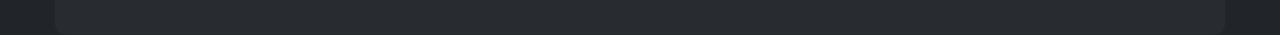
<file: metting.html>
<!DOCTYPE html><html lang="ru"><head><meta charset="UTF-8"><meta name="viewport" content="width=device-width,initial-scale=1"><link rel="shortcut icon" href="img/favicon.ico" type="image/x-icon"><meta http-equiv="X-UA-Compatible" content="ie=edge"><title>metting</title><link rel="stylesheet" href="css/vendor.css"><link rel="stylesheet" href="css/main.css"></head><body><div class="site-container"><div class="container"><header class="header"><div class="header__container"><a class="header__link" href="/"><svg width="50" height="50" fill="#ffffffe8"><use xlink:href="img/sprite.svg#home"/></svg></a><nav class="header__nav"><ul class="list-reset header__list"><a href="/#about-me" class="header__list-link link"><li class="header__list-item">Обо мне</li></a><a href="/#portfolio" class="header__list-link link"><li class="header__list-item">Портфолио</li></a><a href="/#contacts" class="header__list-link link"><li class="header__list-item">Контакты</li></a></ul></nav></div></header><div class="block"><h2 class="heading">metting</h2><div class="container__images"><div class="container__images-desktop"><img src="img/Portfolio/metting/1.jpg" alt="metting"> <img src="img/Portfolio/metting/2.jpg" alt="metting"></div><div class="container__images-mobile"><img src="img/Portfolio/metting/1-1.jpg" alt="metting"> <img src="img/Portfolio/metting/1-2.jpg" alt="metting"> <img src="img/Portfolio/metting/1-3.jpg" alt="metting"> <img src="img/Portfolio/metting/menu.gif" alt="metting"></div></div><a href="https://zaqcleet.github.io/portfolio/#portfolio" class="link link-portfolio">вернуться назад</a></div><section class="contacts" id="contacts"><div class="block"><h2 class="heading">Контакты</h2><div class="contacts__container"><div class="contacts__block">Telegram — <a class="link" target="_blank" href="https://t.me/coldstationnn">@coldstationnn</a></div><div class="contacts__block">Почта — <a class="link" href="mailto:zaqc1337@gmail.com">zaqc1337@gmail.com</a></div><div class="contacts__block">Резюме на hh.ru — <a class="link" target="_blank" href="https://spb.hh.ru/resume/a760039eff08e686aa0039ed1f4b4163635a4b">перейти</a></div></div></div></section></div></div><script src="js/vendor.js"></script><script src="js/main.js"></script></body></html>
</file>
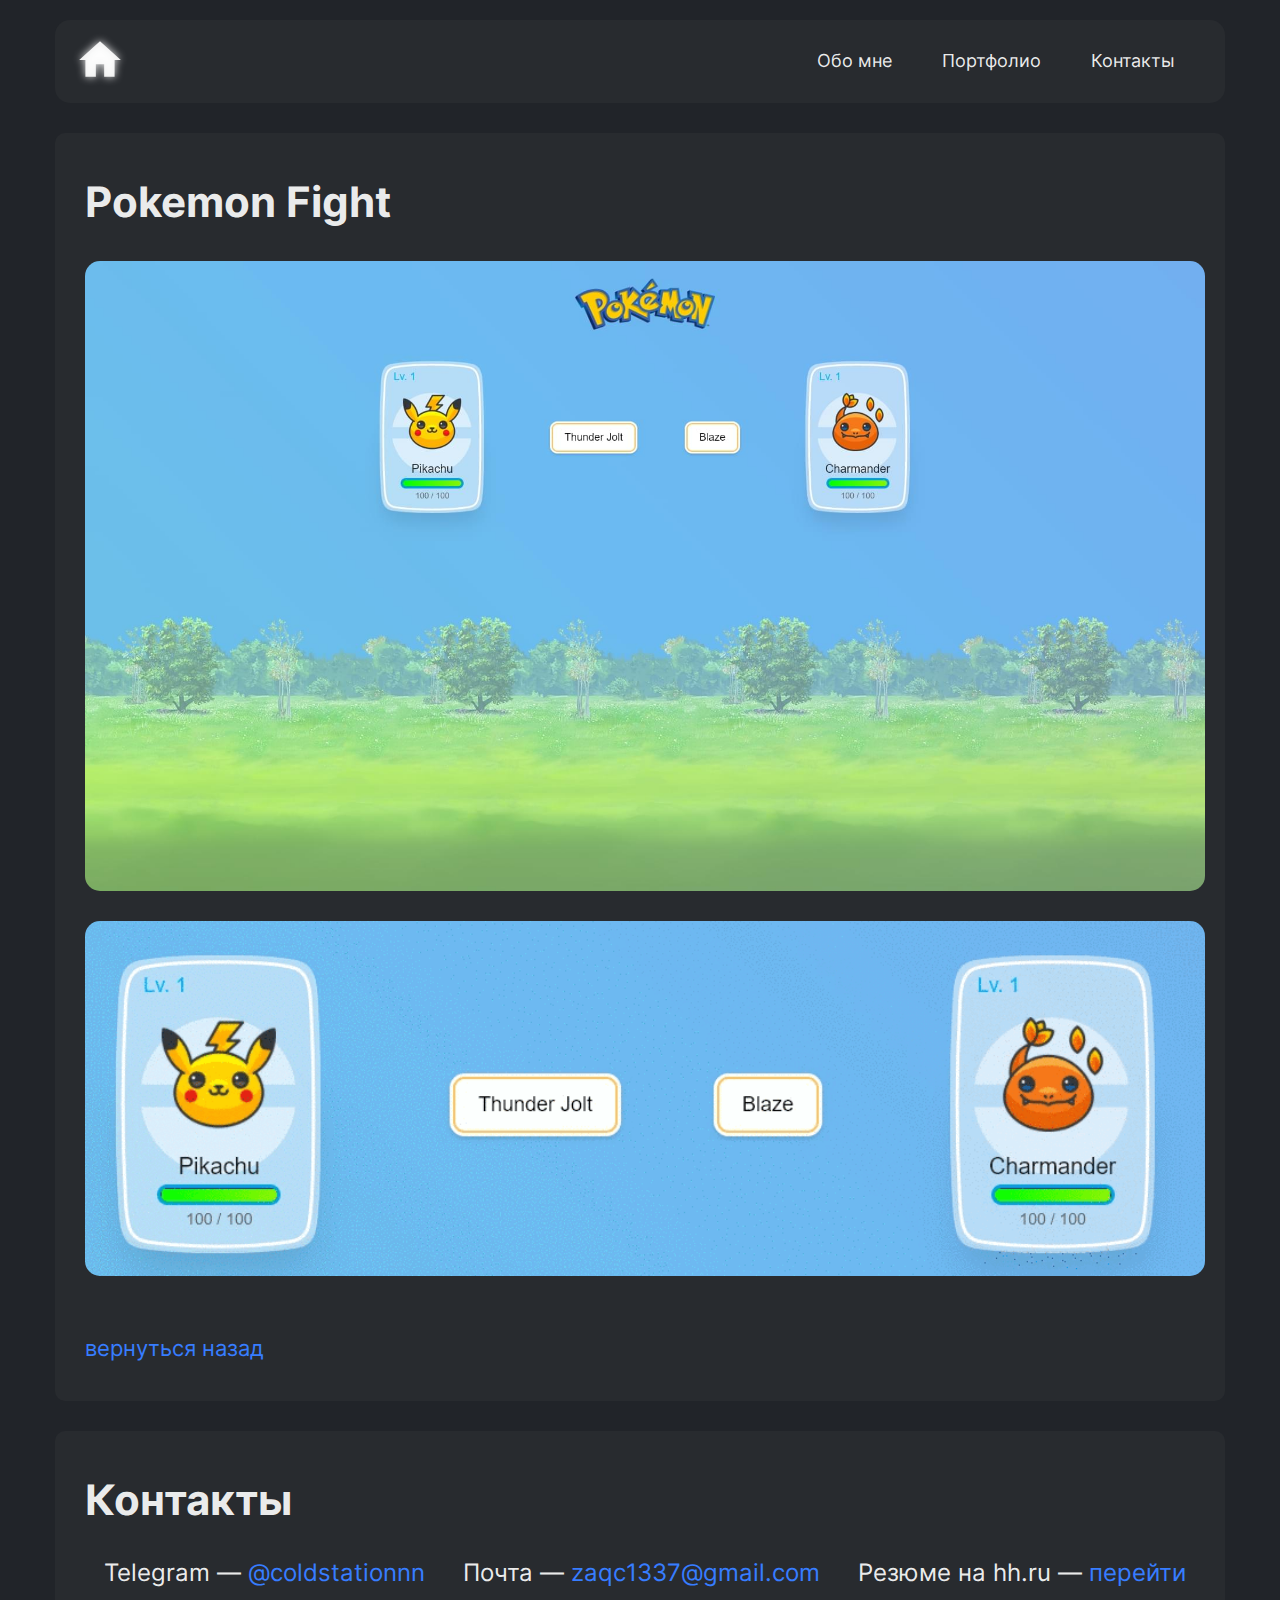
<file: pokemon.html>
<!DOCTYPE html><html lang="ru"><head><meta charset="UTF-8"><meta name="viewport" content="width=device-width,initial-scale=1"><link rel="shortcut icon" href="img/favicon.ico" type="image/x-icon"><meta http-equiv="X-UA-Compatible" content="ie=edge"><title>Pokemon Fight</title><link rel="stylesheet" href="css/vendor.css"><link rel="stylesheet" href="css/main.css"></head><body><div class="site-container"><div class="container"><header class="header"><div class="header__container"><a class="header__link" href="/"><svg width="50" height="50" fill="#ffffffe8"><use xlink:href="img/sprite.svg#home"/></svg></a><nav class="header__nav"><ul class="list-reset header__list"><a href="/#about-me" class="header__list-link link"><li class="header__list-item">Обо мне</li></a><a href="/#portfolio" class="header__list-link link"><li class="header__list-item">Портфолио</li></a><a href="/#contacts" class="header__list-link link"><li class="header__list-item">Контакты</li></a></ul></nav></div></header><div class="block"><h2 class="heading">Pokemon Fight</h2><div class="container__images"><div class="container__images-desktop"><img src="img/Portfolio/Pokemon/1.jpg" alt="Pokemon"> <img src="img/Portfolio/Pokemon/fight.gif" alt="Pokemon"></div></div><a href="https://zaqcleet.github.io/portfolio/#portfolio" class="link link-portfolio">вернуться назад</a></div><section class="contacts" id="contacts"><div class="block"><h2 class="heading">Контакты</h2><div class="contacts__container"><div class="contacts__block">Telegram — <a class="link" target="_blank" href="https://t.me/coldstationnn">@coldstationnn</a></div><div class="contacts__block">Почта — <a class="link" href="mailto:zaqc1337@gmail.com">zaqc1337@gmail.com</a></div><div class="contacts__block">Резюме на hh.ru — <a class="link" target="_blank" href="https://spb.hh.ru/resume/a760039eff08e686aa0039ed1f4b4163635a4b">перейти</a></div></div></div></section></div></div><script src="js/vendor.js"></script><script src="js/main.js"></script></body></html>
</file>
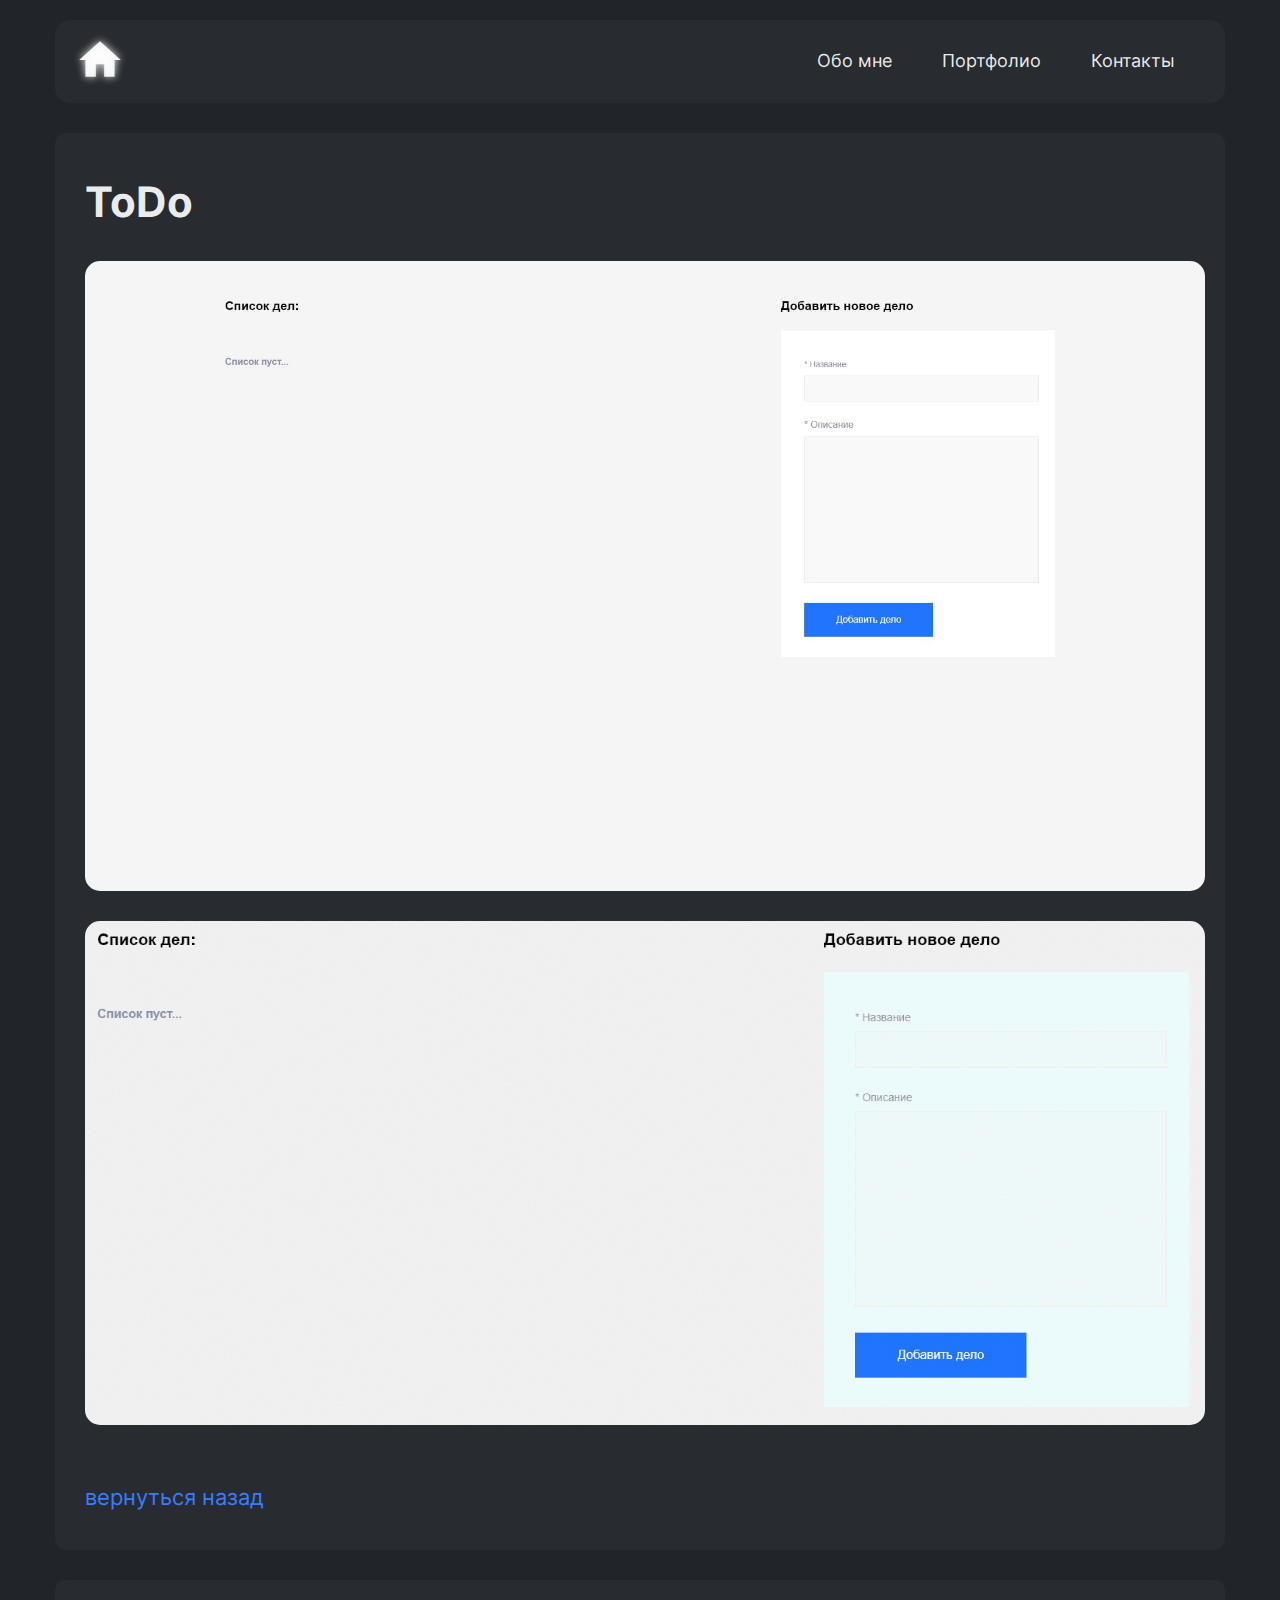
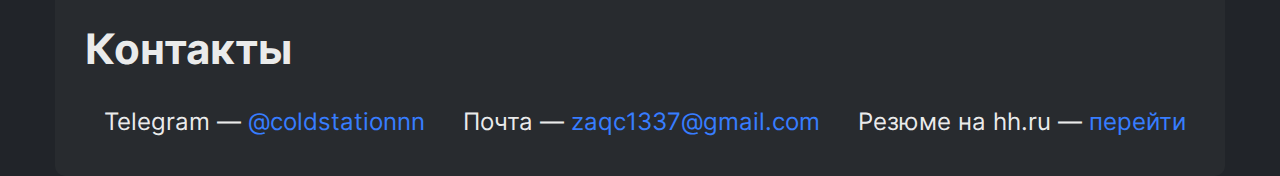
<file: todo.html>
<!DOCTYPE html><html lang="ru"><head><meta charset="UTF-8"><meta name="viewport" content="width=device-width,initial-scale=1"><link rel="shortcut icon" href="img/favicon.ico" type="image/x-icon"><meta http-equiv="X-UA-Compatible" content="ie=edge"><title>ToDo</title><link rel="stylesheet" href="css/vendor.css"><link rel="stylesheet" href="css/main.css"></head><body><div class="site-container"><div class="container"><header class="header"><div class="header__container"><a class="header__link" href="/"><svg width="50" height="50" fill="#ffffffe8"><use xlink:href="img/sprite.svg#home"/></svg></a><nav class="header__nav"><ul class="list-reset header__list"><a href="/#about-me" class="header__list-link link"><li class="header__list-item">Обо мне</li></a><a href="/#portfolio" class="header__list-link link"><li class="header__list-item">Портфолио</li></a><a href="/#contacts" class="header__list-link link"><li class="header__list-item">Контакты</li></a></ul></nav></div></header><div class="block"><h2 class="heading">ToDo</h2><div class="container__images"><div class="container__images-desktop"><img src="img/Portfolio/ToDo/1.jpg" alt="ToDo"> <img src="img/Portfolio/ToDo/todo.gif" alt="ToDo"></div></div><a href="https://zaqcleet.github.io/portfolio/#portfolio" class="link link-portfolio">вернуться назад</a></div><section class="contacts" id="contacts"><div class="block"><h2 class="heading">Контакты</h2><div class="contacts__container"><div class="contacts__block">Telegram — <a class="link" target="_blank" href="https://t.me/coldstationnn">@coldstationnn</a></div><div class="contacts__block">Почта — <a class="link" href="mailto:zaqc1337@gmail.com">zaqc1337@gmail.com</a></div><div class="contacts__block">Резюме на hh.ru — <a class="link" target="_blank" href="https://spb.hh.ru/resume/a760039eff08e686aa0039ed1f4b4163635a4b">перейти</a></div></div></div></section></div></div><script src="js/vendor.js"></script><script src="js/main.js"></script></body></html>
</file>
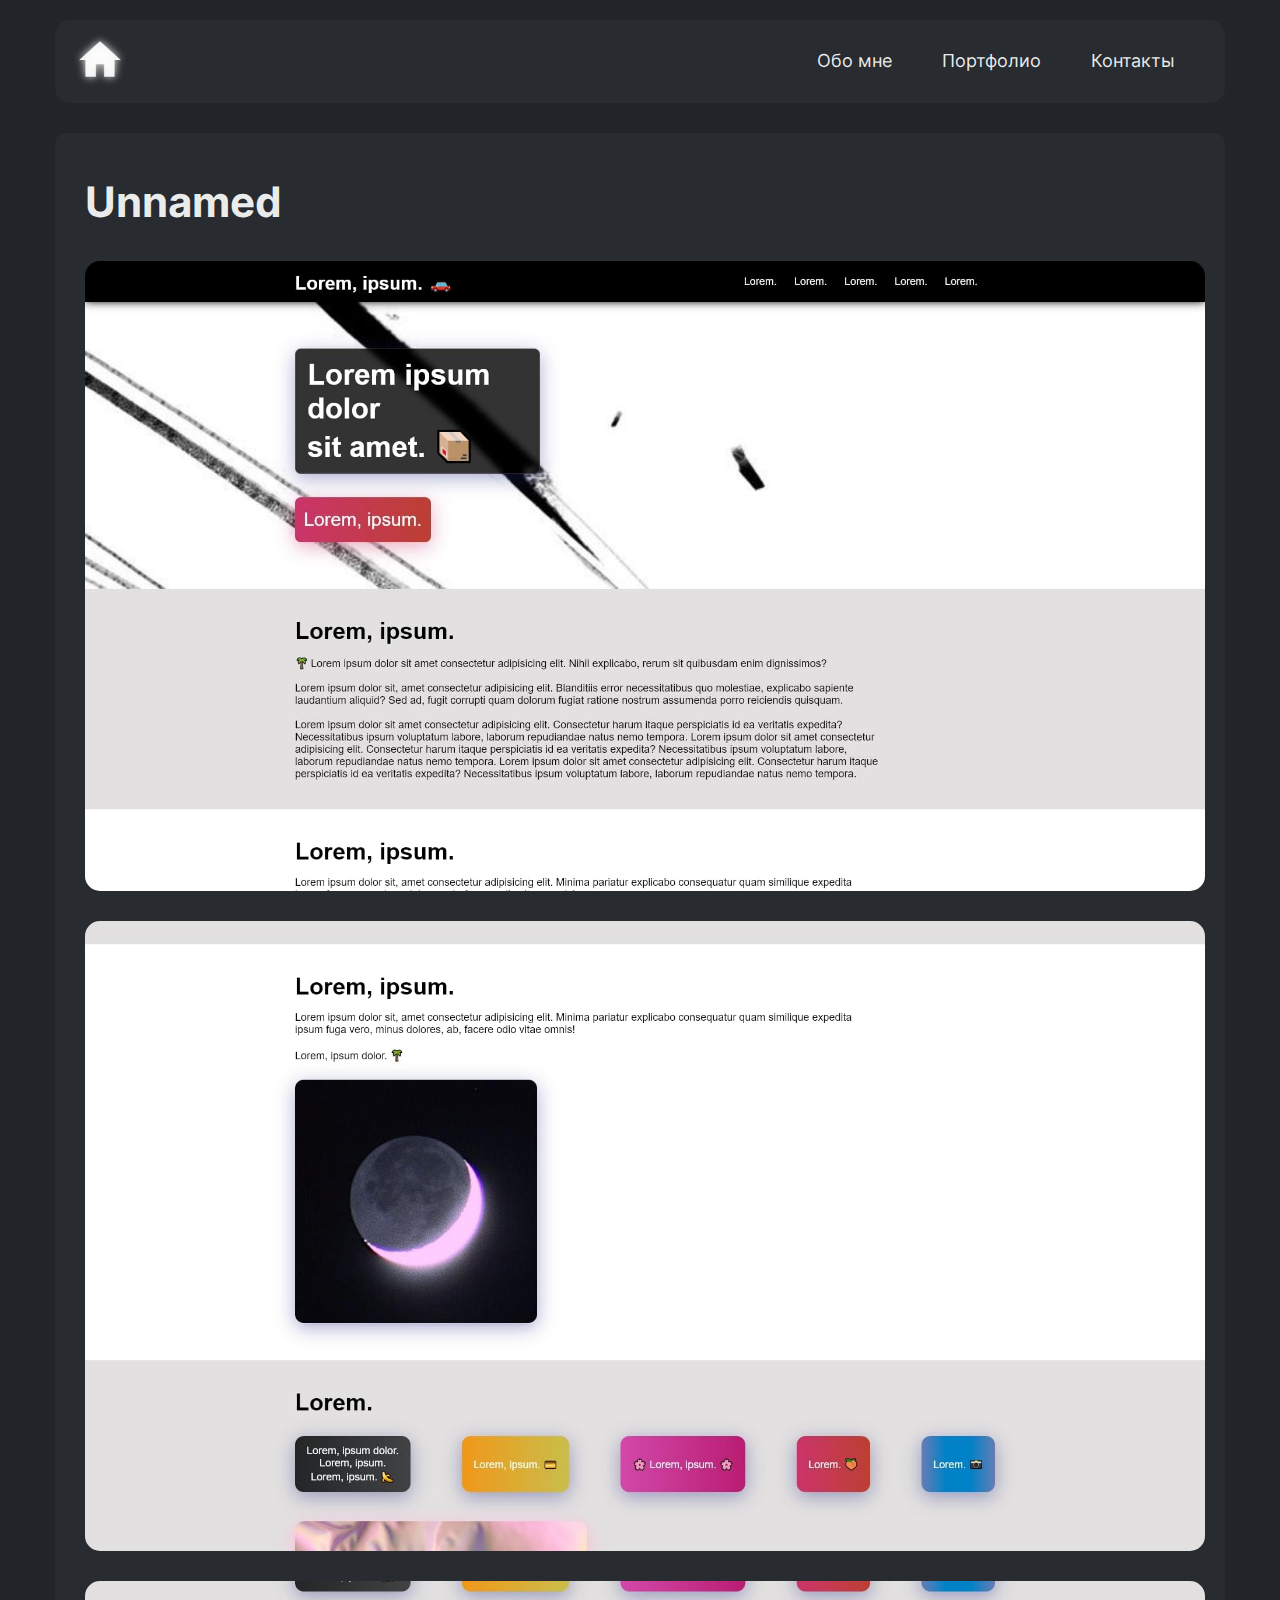
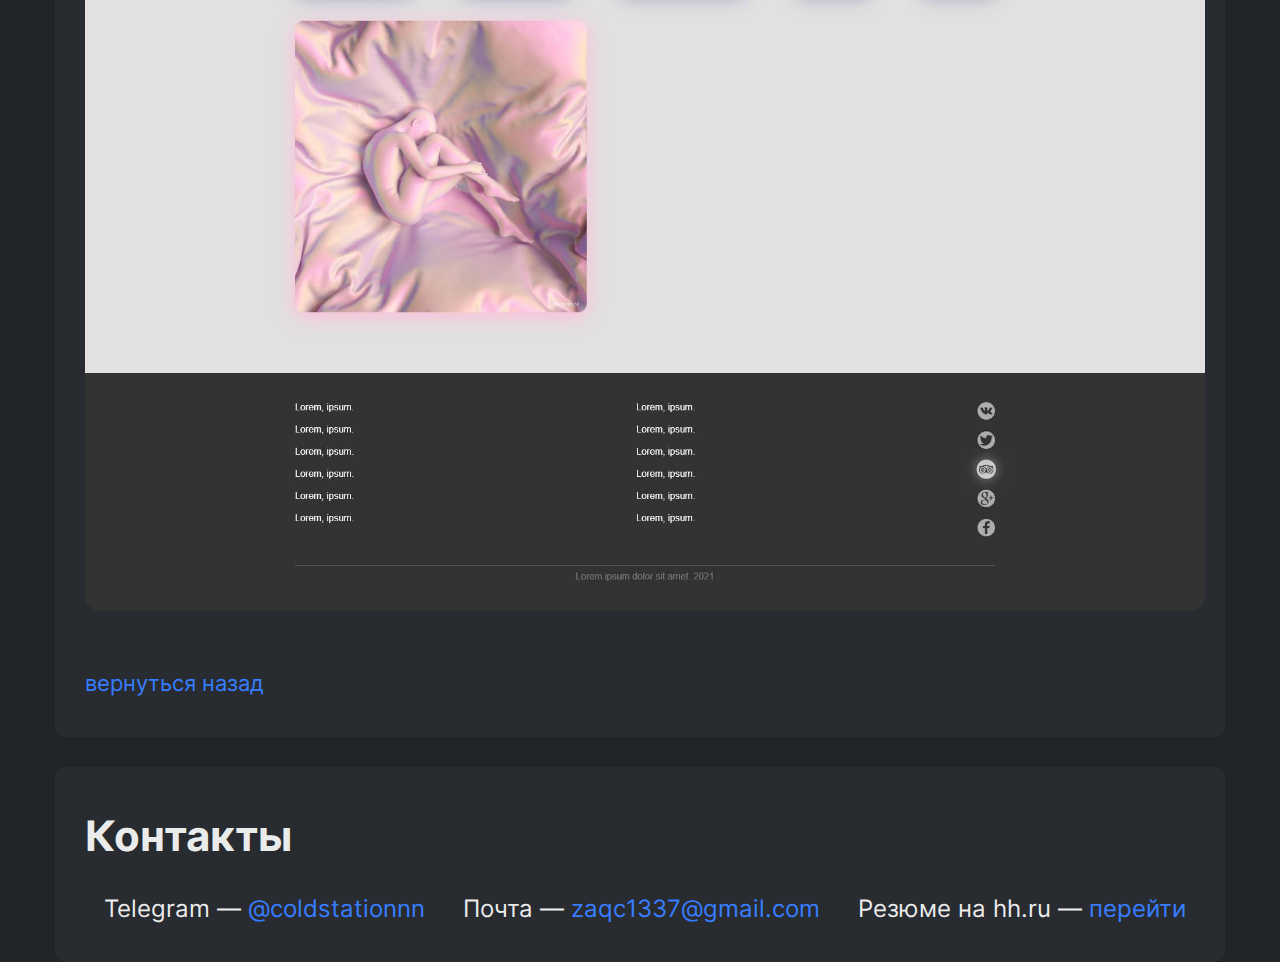
<file: unnamed.html>
<!DOCTYPE html><html lang="ru"><head><meta charset="UTF-8"><meta name="viewport" content="width=device-width,initial-scale=1"><link rel="shortcut icon" href="img/favicon.ico" type="image/x-icon"><meta http-equiv="X-UA-Compatible" content="ie=edge"><title>Unnamed</title><link rel="stylesheet" href="css/vendor.css"><link rel="stylesheet" href="css/main.css"></head><body><div class="site-container"><div class="container"><header class="header"><div class="header__container"><a class="header__link" href="/"><svg width="50" height="50" fill="#ffffffe8"><use xlink:href="img/sprite.svg#home"/></svg></a><nav class="header__nav"><ul class="list-reset header__list"><a href="/#about-me" class="header__list-link link"><li class="header__list-item">Обо мне</li></a><a href="/#portfolio" class="header__list-link link"><li class="header__list-item">Портфолио</li></a><a href="/#contacts" class="header__list-link link"><li class="header__list-item">Контакты</li></a></ul></nav></div></header><div class="block"><h2 class="heading">Unnamed</h2><div class="container__images"><div class="container__images-desktop"><img src="img/Portfolio/Unnamed/1.jpg" alt="Unnamed"> <img src="img/Portfolio/Unnamed/2.jpg" alt="Unnamed"> <img src="img/Portfolio/Unnamed/3.jpg" alt="Unnamed"></div></div><a href="https://zaqcleet.github.io/portfolio/#portfolio" class="link link-portfolio">вернуться назад</a></div><section class="contacts" id="contacts"><div class="block"><h2 class="heading">Контакты</h2><div class="contacts__container"><div class="contacts__block">Telegram — <a class="link" target="_blank" href="https://t.me/coldstationnn">@coldstationnn</a></div><div class="contacts__block">Почта — <a class="link" href="mailto:zaqc1337@gmail.com">zaqc1337@gmail.com</a></div><div class="contacts__block">Резюме на hh.ru — <a class="link" target="_blank" href="https://spb.hh.ru/resume/a760039eff08e686aa0039ed1f4b4163635a4b">перейти</a></div></div></div></section></div></div><script src="js/vendor.js"></script><script src="js/main.js"></script></body></html>
</file>
<file: css/main.css>
.custom-checkbox__field:checked+.custom-checkbox__content::after{opacity:1}.custom-checkbox__field:focus+.custom-checkbox__content::before{outline:red solid 2px;outline-offset:2px}.custom-checkbox__field:disabled+.custom-checkbox__content{opacity:.4;pointer-events:none}@font-face{font-family:Inter;src:url(../fonts/Inter-Regular.woff2) format("woff2");font-weight:400;font-display:swap;font-style:normal}@font-face{font-family:Inter;src:url(../fonts/Inter-SemiBold.woff2) format("woff2");font-weight:600;font-display:swap;font-style:semibold}@font-face{font-family:Inter;src:url(../fonts/Inter-Bold.woff2) format("woff2");font-weight:700;font-display:swap;font-style:bold}html{box-sizing:border-box}*,::after,::before{box-sizing:inherit}body{margin:0;font-family:Inter,sans-serif;background-color:#212429}img{max-width:100%}a{text-decoration:none}.site-container{overflow:hidden}.is-hidden{display:none!important}.btn-reset{border:none;padding:0;background:0 0;cursor:pointer}.list-reset{list-style:none;margin:0;padding:0}.container{margin:0 auto;padding:0 15px;max-width:1200px}.js-focus-visible :focus:not(.focus-visible){outline:0}.block{background:#282b2f;border-radius:10px;padding:10px 20px 40px 30px;margin-top:30px}.heading{font-size:42px;color:#ffffffe8}.link{display:inline-block;position:relative;color:#377dff}.link:after{content:"";position:absolute;width:100%;transform:scaleX(0);height:2px;bottom:0;left:0;background-color:#377dff;transform-origin:bottom right;transition:transform .25s ease-out}.link:hover:after{transform:scaleX(1);transform-origin:bottom left}.link-portfolio{color:#377dff;font-size:22px}.react{color:#61dbfb}.container__images{display:flex;flex-direction:column;align-items:center;justify-content:center}.container__images-desktop{display:flex;flex-direction:column;margin-bottom:30px}.container__images-desktop img{margin-bottom:30px;border-radius:15px}.container__images-mobile{display:flex;flex-direction:row;flex-wrap:wrap;justify-content:space-around}.container__images-mobile img{margin-bottom:30px}.overflow-disable{overflow:hidden}.disable{display:none}.menu-enable{display:flex!important;position:absolute;right:20%;top:40%;align-items:center;flex-direction:column!important;font-size:32px!important}.menu-enable .header__list-link:not(:last-child){margin-bottom:40px}.header{background:#282b2f;border-radius:15px;margin-top:20px;padding:15px 0}.header__container{display:flex;flex-direction:row;justify-content:space-between;align-items:center}.header__link{margin-left:20px;transition:.25s ease-in-out}.header__link:hover{transform:scale(1.05)}.header__link svg{filter:drop-shadow(0 0 4px #fff);transition:.25s ease-in-out}.header__link svg:hover{filter:drop-shadow(0 0 7px #fff)}.header__list{display:flex;flex-direction:row;font-size:18px}.header__list-link{color:#ffffffe8;margin-right:50px}.header__list-link:visited{color:#ffffffe8}.about-me__container{display:flex;flex-direction:row;justify-content:space-around;align-items:center}.about-me__right{max-width:50%}.about-me__paragraph{color:#ffffffe8;font-size:20px;line-height:1.3}.about-me__list{color:#ffffffe8;line-height:1.4}.about-me__list-item{font-size:18px}.card{width:300px;height:280px;padding:0;box-shadow:0 2px 20px #101216;border-radius:8px;box-sizing:border-box;overflow:hidden;margin-bottom:50px}.card *{transition:.3s}.card img{margin:0;width:300px;height:224px;-o-object-fit:cover;object-fit:cover;display:block;filter:blur(.2px);box-shadow:1px 2px 3px #0000004d}.card h3{margin:0;padding:12px 12px 48px;line-height:32px;font-weight:600;font-size:24px;color:#ffffffe8}.card .focus-content{display:block;padding:8px 12px}.card p{margin:0;line-height:1.5;color:#ffffffe8;font-size:16px}.card p a{color:#377dff;font-size:16px;margin-top:5px}.card:focus-within img,.card:hover img{margin-top:-80px}.card:focus-within h3,.card:hover h3{padding:8px 12px 0}.portfolio__container{display:flex;flex-direction:row;align-items:center;flex-wrap:wrap;justify-content:space-around}.contacts__container{display:flex;flex-direction:row;justify-content:space-around;align-items:center;flex-wrap:wrap}.contacts__block{color:#ffffffe8;font-size:24px}@media (max-width:1100px){.contacts__container{flex-direction:column}.contacts__block:not(:last-child){margin-bottom:30px}}@media (max-width:820px){.about-me__container{flex-direction:column}.about-me__left{margin-bottom:50px}.about-me__right{max-width:70%}}@media (max-width:520px){.header__list{display:none}.burger{position:relative;border:none;padding:0;width:30px;height:25px;color:#ffffffe8;background-color:transparent;cursor:pointer;margin-left:auto;margin-right:30px}.burger::after,.burger::before{content:"";position:absolute;left:0;width:100%;height:2px;background-color:currentColor;transition:transform .3s ease-in-out,top .3s ease-in-out}.burger::before{top:0}.burger::after{top:calc(100% - 2px)}.burger__line{position:absolute;left:0;top:50%;width:100%;height:2px;background-color:currentColor;transform:translateY(-50%);transition:transform .3s ease-in-out}.burger--active::before{top:50%;transform:rotate(45deg);transition:transform .3s ease-in-out,top .3s ease-in-out}.burger--active::after{top:50%;transform:rotate(-45deg);transition:transform .3s ease-in-out,top .3s ease-in-out}.burger--active .burger__line{transform:scale(0);transition:transform .3s ease-in-out}}@media (max-width:480px){.about-me__left svg{width:300px;height:300px}.about-me__right{max-width:80%}}@media (max-width:390px){.about-me__left svg{width:250px;height:250px}}
</file>
